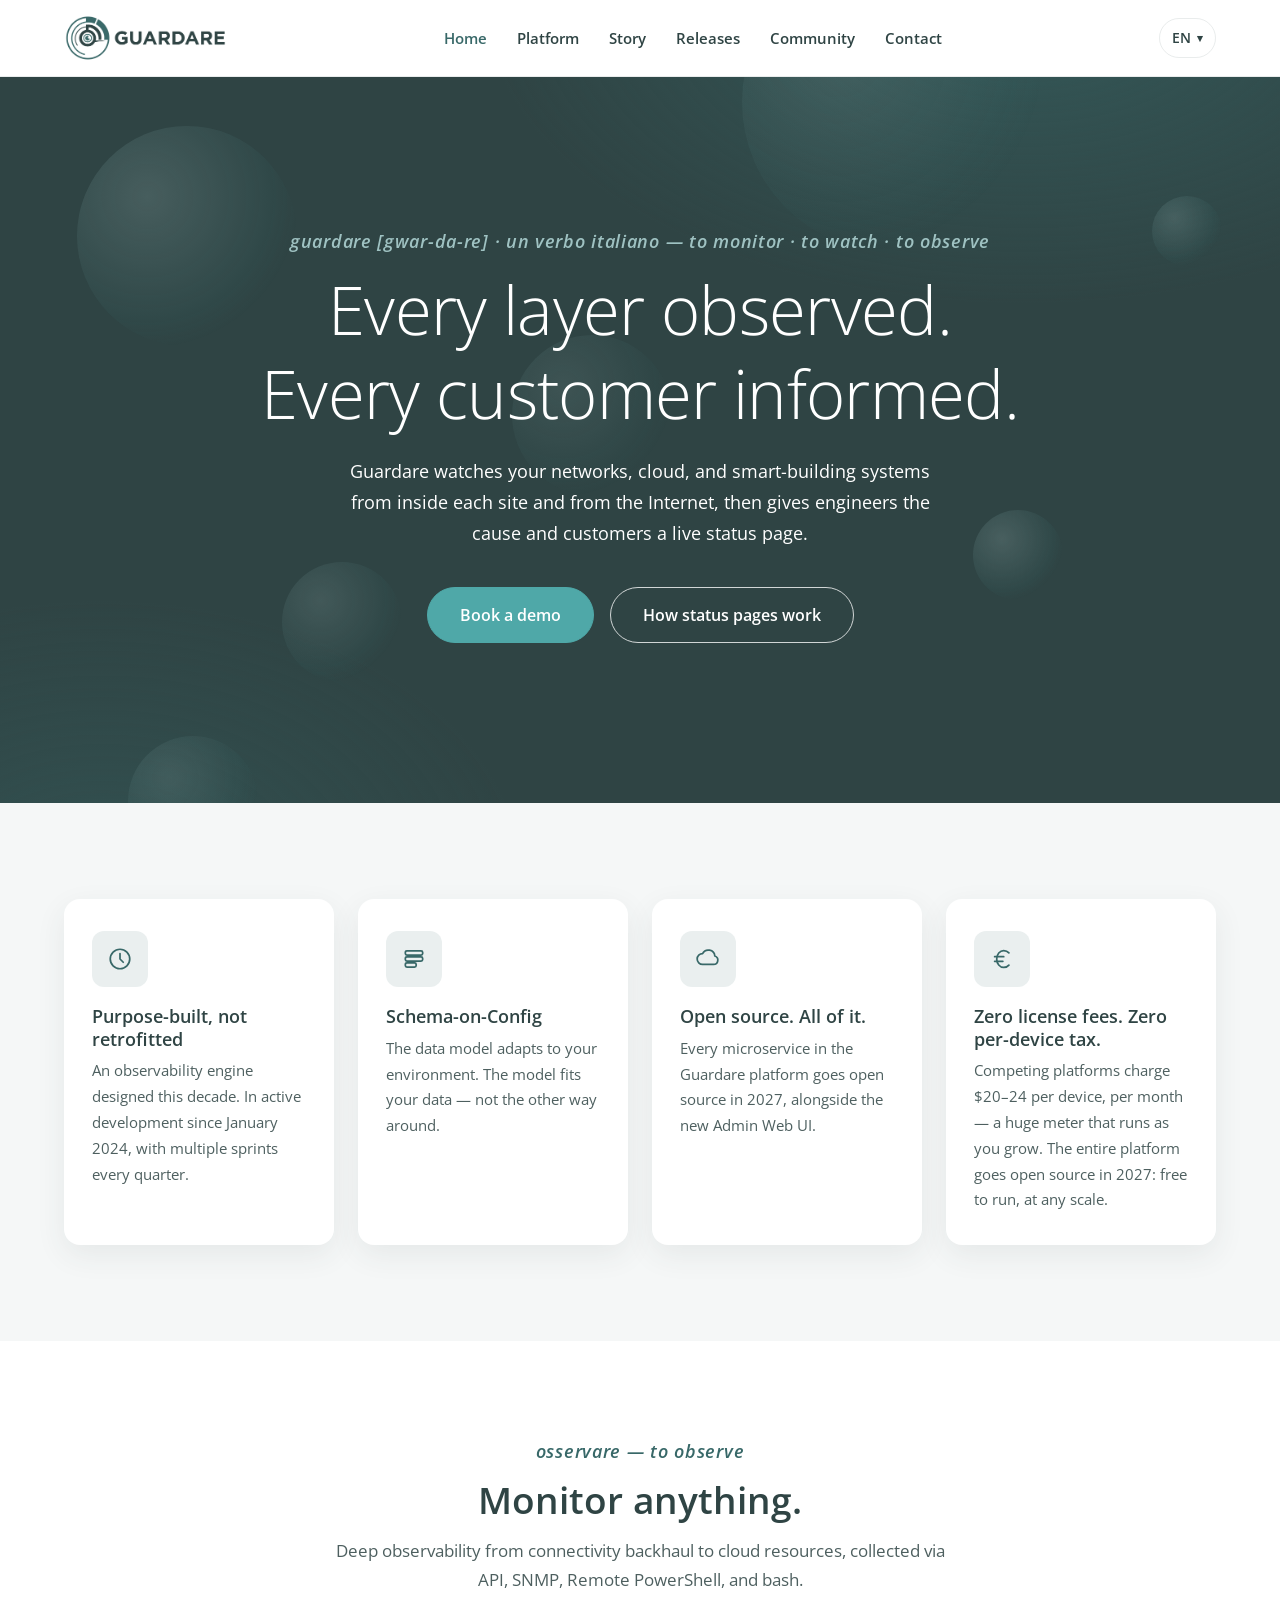
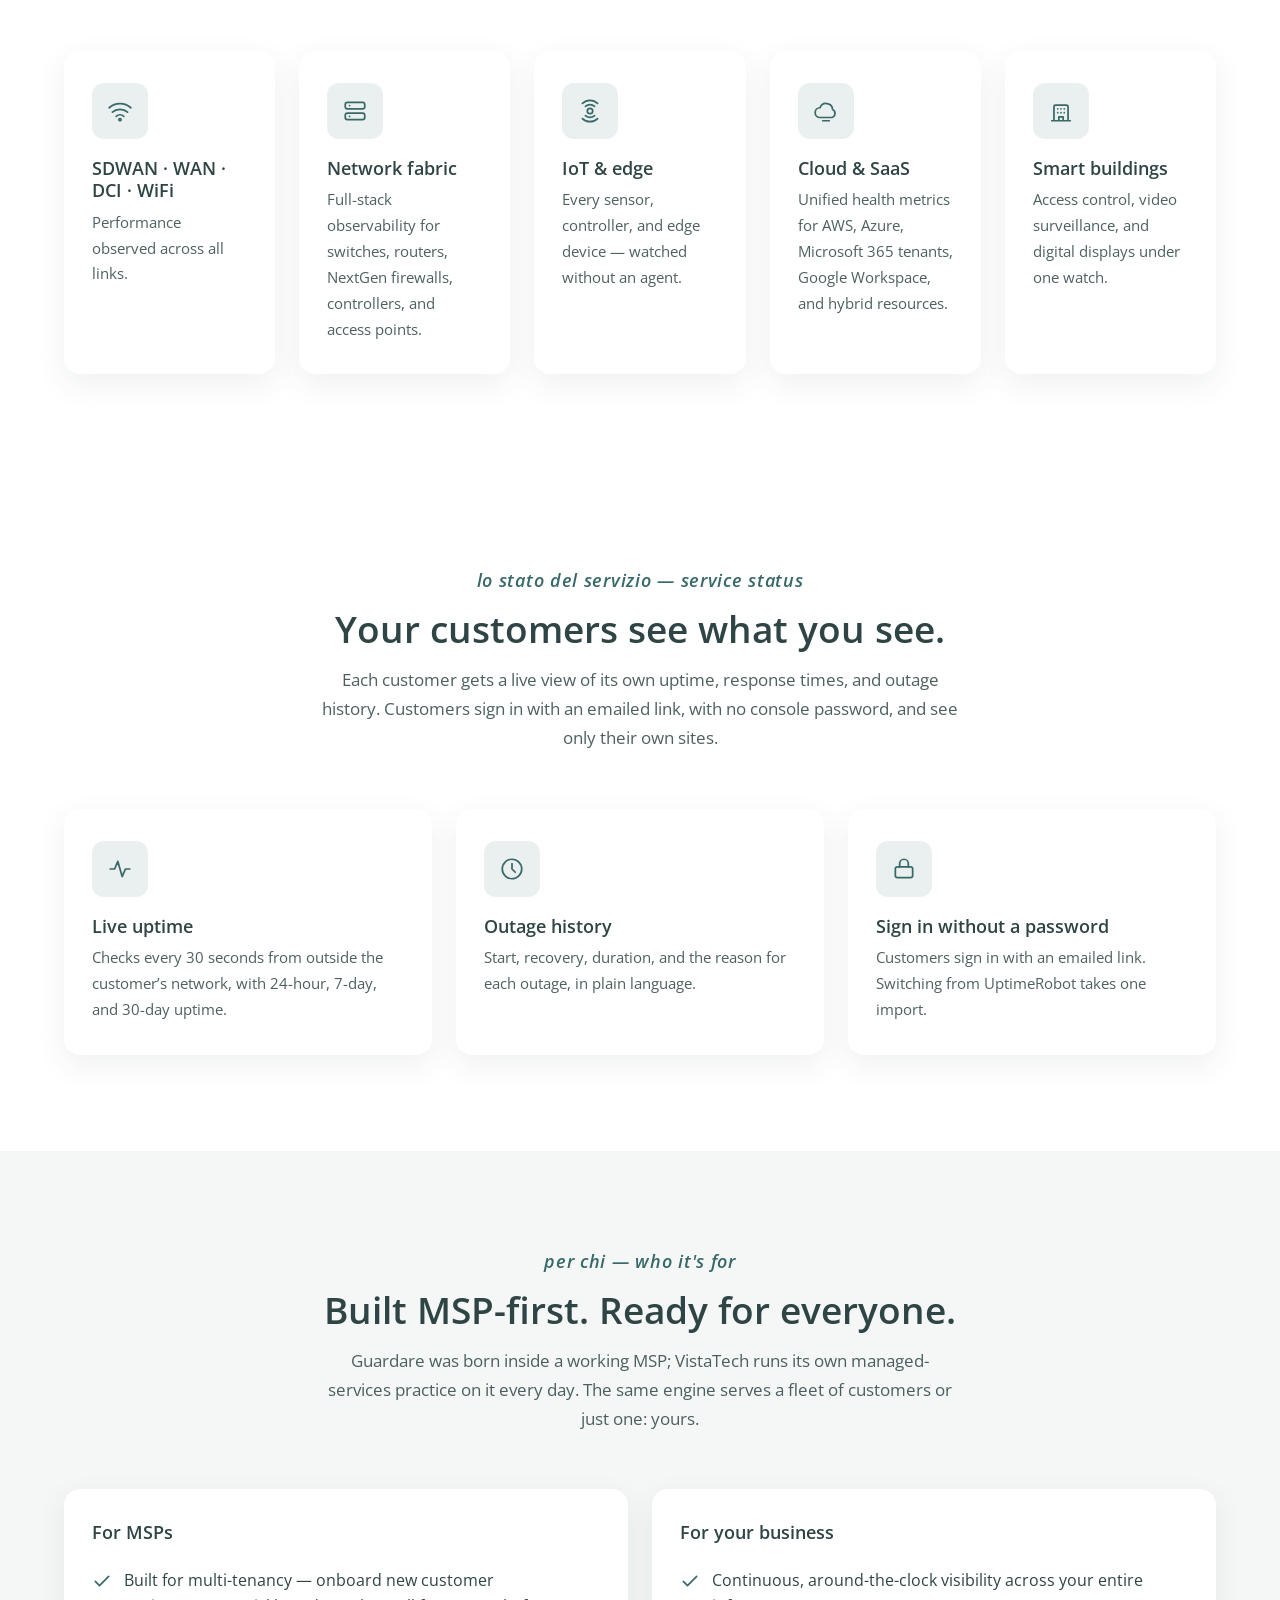
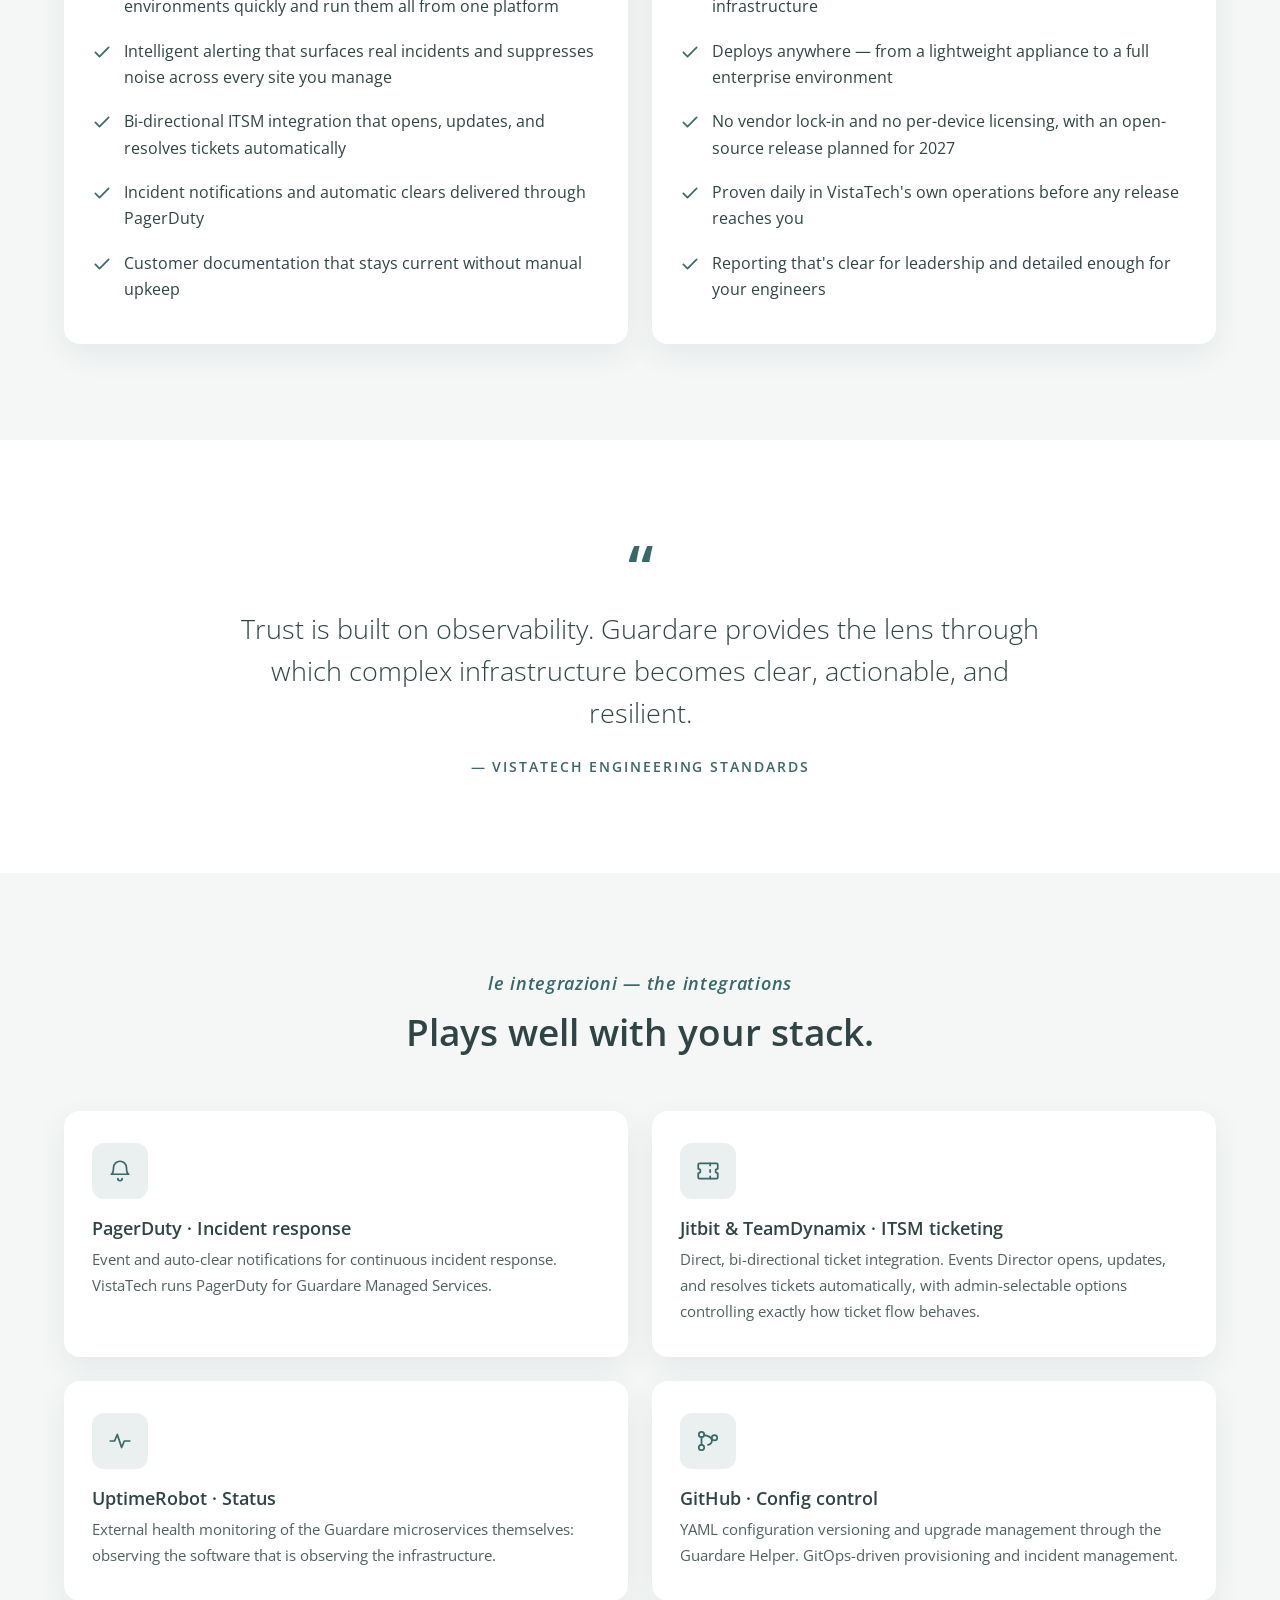
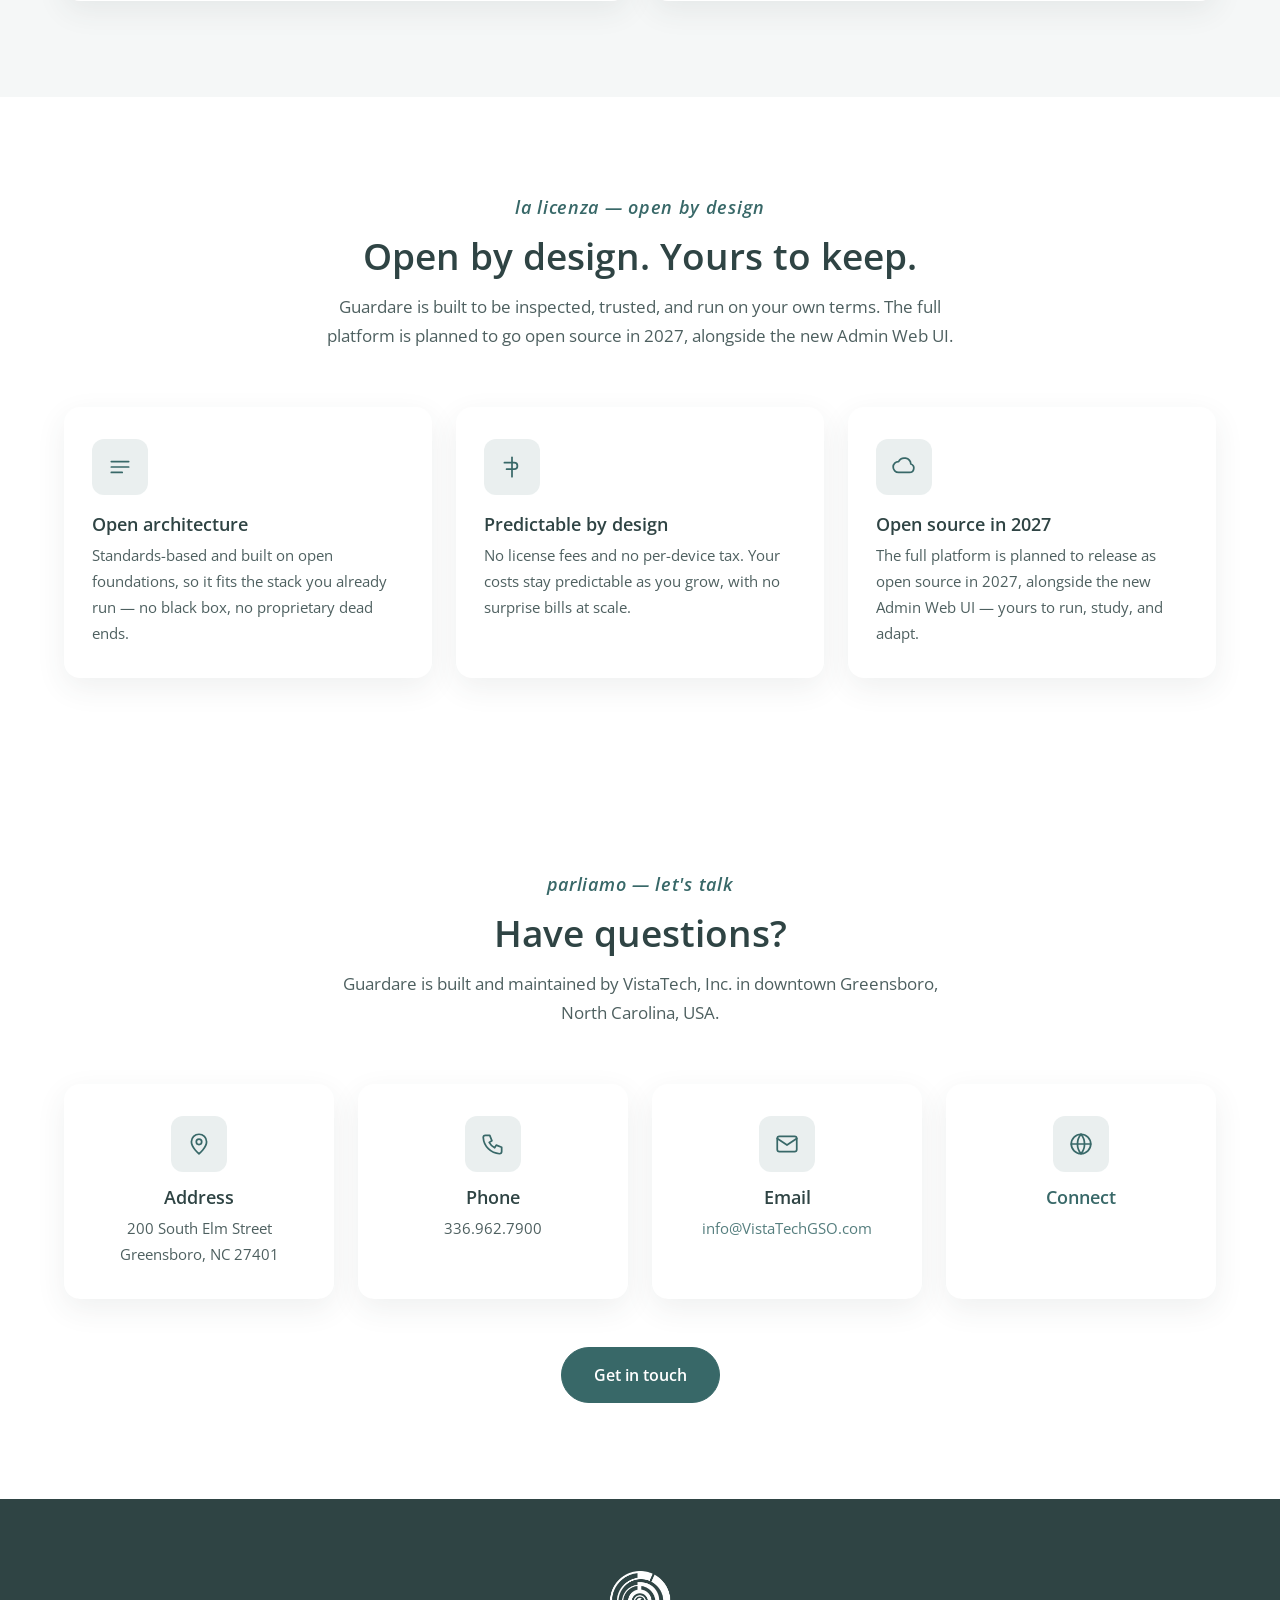
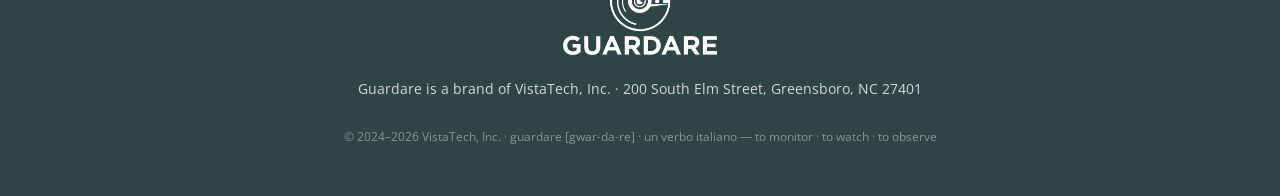
<file: index.html>
<!DOCTYPE html>
<html lang="en">
<head>
<meta charset="UTF-8">
<meta name="viewport" content="width=device-width, initial-scale=1.0">
<title>Guardare — Modern Systems Observability &amp; Alerting</title>
<meta name="description" content="Guardare [gwar-da-re] — to monitor, to watch, to observe. A systems observability and alerting platform, going open source in 2027. Guardare is a brand of VistaTech, Inc.">
<link rel="canonical" href="https://guardare.io/">
<meta property="og:type" content="website">
<meta property="og:site_name" content="Guardare">
<meta property="og:title" content="Guardare — Modern Systems Observability &amp; Alerting">
<meta property="og:description" content="Lightweight, agentless, API-first systems observability and alerting. Going open source in 2027. A brand of VistaTech, Inc.">
<meta property="og:url" content="https://guardare.io/">
<meta property="og:image" content="https://guardare.io/og-image.png">
<meta property="og:image:width" content="1200">
<meta property="og:image:height" content="630">
<meta name="twitter:card" content="summary_large_image">
<meta name="twitter:title" content="Guardare — Modern Systems Observability &amp; Alerting">
<meta name="twitter:description" content="Lightweight, agentless, API-first systems observability and alerting. Going open source in 2027. A brand of VistaTech, Inc.">
<meta name="twitter:image" content="https://guardare.io/og-image.png">
<link rel="icon" type="image/png" href="[data-uri]">
<link rel="preconnect" href="https://fonts.googleapis.com">
<link rel="preconnect" href="https://fonts.gstatic.com" crossorigin>
<link href="https://fonts.googleapis.com/css2?family=Open+Sans:ital,wght@0,300;0,400;0,600;1,400;1,600&display=swap" rel="stylesheet">
<link rel="stylesheet" href="/site.css">
<script type="application/ld+json">
{"@context":"https://schema.org","@graph":[
 {"@type":"Organization","name":"VistaTech, Inc.","url":"https://guardare.io","brand":{"@type":"Brand","name":"Guardare"},
  "address":{"@type":"PostalAddress","streetAddress":"200 South Elm Street","addressLocality":"Greensboro","addressRegion":"NC","postalCode":"27401","addressCountry":"US"},
  "sameAs":["https://www.linkedin.com/company/vistatech-gso/"]},
 {"@type":"SoftwareApplication","name":"Guardare","applicationCategory":"DeveloperApplication","operatingSystem":"Linux",
  "description":"Modern systems observability and alerting platform: lightweight, agentless, and API-first. Going open source in 2027.",
  "url":"https://guardare.io","publisher":{"@type":"Organization","name":"VistaTech, Inc."}}
]}
</script>
</head>
<body>
<header>
  <div class="container nav">
    <a class="logo" href="/" aria-label="Guardare home"><img src="[data-uri]" alt="Guardare"></a>
    <ul>
      <li><a href="/" class="active" data-i18n="nav.home">Home</a></li>
      <li><a href="/architecture" data-i18n="nav.platform">Platform</a></li>
      <li><a href="/story" data-i18n="nav.story">Story</a></li>
      <li><a href="/releases" data-i18n="nav.releases">Releases</a></li>
      <li><a href="/community" data-i18n="nav.community">Community</a></li>
      <li><a href="/#contact" data-i18n="nav.contact">Contact</a></li>
    </ul>
    <div class="lang-switcher" data-lang-switcher></div>
  </div>
</header>
<section class="hero" id="top">
  <div class="bokeh" aria-hidden="true" data-plx="0.28"><i></i><i></i><i></i><i></i><i></i><i></i><i></i></div>
    <div class="pulse" aria-hidden="true"><span></span><span></span><span></span></div>
  <div class="container">
    <div class="eyebrow" data-i18n="hero.eyebrow">guardare [gwar-da-re] · un verbo italiano — to monitor · to watch · to observe</div>
    <h1 data-i18n="hero.h1">Every layer observed. Every customer informed.</h1>
    <p class="sub" data-i18n="hero.sub">Guardare watches your networks, cloud, and smart-building systems from inside each site and from the Internet, then gives engineers the cause and customers a live status page.</p>
    <div class="actions">
      
      <a class="pill" href="/#contact" data-i18n="hero.cta1">Book a demo</a>
        <a class="pill ghost" href="/#status" data-i18n="hero.cta2">How status pages work</a>
    </div>
  </div>
</section>
<section class="mist">
  <div class="container">
    <div class="grid cols-4">
      <div class="card">
        <div class="tile"><svg viewBox="0 0 24 24"><circle cx="12" cy="12" r="9"/><path d="M12 7v5l3 3"/></svg></div>
        <h3 data-i18n="f.purpose.h">Purpose-built, not retrofitted</h3>
        <p data-i18n="f.purpose.p">An observability engine designed this decade. In active development since January 2024, with multiple sprints every quarter.</p>
      </div>
      <div class="card">
        <div class="tile"><svg viewBox="0 0 24 24"><rect x="4" y="4.5" width="16" height="4" rx="1.5"/><rect x="4" y="10" width="16" height="4" rx="1.5"/><rect x="4" y="15.5" width="10" height="4" rx="1.5"/></svg></div>
        <h3>Schema-on-Config</h3>
        <p data-i18n="f.schema.p">The data model adapts to your environment. The model fits your data — not the other way around.</p>
      </div>
      <div class="card">
        <div class="tile"><svg viewBox="0 0 24 24"><path d="M7 17a5 5 0 0 1 0-10 6 6 0 0 1 11.3 2.2A4 4 0 0 1 17 17z"/></svg></div>
        <h3 data-i18n="f.oss.h">Open source. All of it.</h3>
        <p data-i18n="f.oss.p">Every microservice in the Guardare platform goes open source in 2027, alongside the new Admin Web UI.</p>
      </div>
      <div class="card">
        <div class="tile"><svg viewBox="0 0 24 24"><path d="M18.4 6.4c-1.2-1.4-2.9-2.2-4.8-2.2-3.6 0-6.5 3.5-6.5 7.8s2.9 7.8 6.5 7.8c1.9 0 3.6-.8 4.8-2.2M5.2 9.9h8.4M5.2 14.1h7.6"/></svg></div>
        <h3 data-i18n="f.zero.h">Zero license fees. Zero per-device tax.</h3>
        <p data-i18n="f.zero.p">Competing platforms charge $20–24 per device, per month — a huge meter that runs as you grow. The entire platform goes open source in 2027: free to run, at any scale.</p>
      </div>
    </div>
  </div>
</section>
<section id="monitor">
  <div class="container">
    <div class="section-head">
      <div class="eyebrow" data-i18n="mon.eyebrow">osservare — to observe</div>
      <h2 data-i18n="mon.h2">Monitor anything.</h2>
      <p class="lead" data-i18n="mon.lead">Deep observability from connectivity backhaul to cloud resources, collected via API, SNMP, Remote PowerShell, and bash.</p>
    </div>
    <div class="grid cols-4">
      <div class="card">
        <div class="tile"><svg viewBox="0 0 24 24"><path d="M2 9c5.5-5 14.5-5 20 0M5 13c3.8-3.4 10.2-3.4 14 0M8.5 17c2-1.8 5-1.8 7 0"/><circle cx="12" cy="20" r="1"/></svg></div>
        <h3>SDWAN · WAN · DCI · WiFi</h3>
        <p data-i18n="mon.c1.p">Performance observed across all links.</p>
      </div>
      <div class="card">
        <div class="tile"><svg viewBox="0 0 24 24"><rect x="3" y="4" width="18" height="6" rx="2"/><rect x="3" y="14" width="18" height="6" rx="2"/><path d="M7 7h.01M7 17h.01"/></svg></div>
        <h3 data-i18n="mon.c2.h">Network fabric</h3>
        <p data-i18n="mon.c2.p">Full-stack observability for switches, routers, NextGen firewalls, controllers, and access points.</p>
      </div>
      <div class="card">
        <div class="tile"><svg viewBox="0 0 24 24"><circle cx="12" cy="12" r="2.5"/><path d="M5 5a10 10 0 0 1 14 0M7.8 7.8a6 6 0 0 1 8.4 0M5 19a10 10 0 0 0 14 0M7.8 16.2a6 6 0 0 0 8.4 0"/></svg></div>
        <h3>IoT &amp; edge</h3>
        <p data-i18n="mon.c3.p">Every sensor, controller, and edge device — watched without an agent.</p>
      </div>
      <div class="card">
        <div class="tile"><svg viewBox="0 0 24 24"><path d="M6.5 18a4.5 4.5 0 0 1 0-9 6 6 0 0 1 11.6 1.6A4 4 0 0 1 17.5 18z"/><path d="M9 21h6"/></svg></div>
        <h3>Cloud &amp; SaaS</h3>
        <p data-i18n="mon.c4.p">Unified health metrics for AWS, Azure, Microsoft 365 tenants, Google Workspace, and hybrid resources.</p>
      </div>
      <div class="card">
        <div class="tile"><svg viewBox="0 0 24 24"><path d="M5.5 21V8a1.5 1.5 0 0 1 1.5-1.5h10A1.5 1.5 0 0 1 18.5 8v13M3.5 21h17M10 21v-3.5h4V21"/><path d="M9 10h.01M12 10h.01M15 10h.01M9 13.5h.01M12 13.5h.01M15 13.5h.01"/></svg></div>
        <h3 data-i18n="mon.c5.h">Smart buildings</h3>
        <p data-i18n="mon.c5.p">Access control, video surveillance, and digital displays under one watch.</p>
      </div>
    </div>
  </div>
</section>

<section id="status">
  <div class="container">
    <div class="section-head">
      <div class="eyebrow" data-i18n="st.eyebrow">lo stato del servizio — service status</div>
      <h2 data-i18n="st.h2">Your customers see what you see.</h2>
      <p class="lead" data-i18n="st.lead">Each customer gets a live view of its own uptime, response times, and outage history. Customers sign in with an emailed link, with no console password, and see only their own sites.</p>
    </div>
    <div class="grid cols-3">
      <div class="card">
        <div class="tile"><svg viewBox="0 0 24 24"><path d="M3 12h4l3-7 4 14 3-7h4"/></svg></div>
        <h3 data-i18n="st.c1.h">Live uptime</h3>
        <p data-i18n="st.c1.p">Checks every 30 seconds from outside the customer’s network, with 24-hour, 7-day, and 30-day uptime.</p>
      </div>
      <div class="card">
        <div class="tile"><svg viewBox="0 0 24 24"><circle cx="12" cy="12" r="9"/><path d="M12 7v5l3 3"/></svg></div>
        <h3 data-i18n="st.c2.h">Outage history</h3>
        <p data-i18n="st.c2.p">Start, recovery, duration, and the reason for each outage, in plain language.</p>
      </div>
      <div class="card">
        <div class="tile"><svg viewBox="0 0 24 24"><rect x="4" y="10" width="16" height="10" rx="2"/><path d="M8 10V7a4 4 0 0 1 8 0v3"/></svg></div>
        <h3 data-i18n="st.c3.h">Sign in without a password</h3>
        <p data-i18n="st.c3.p">Customers sign in with an emailed link. Switching from UptimeRobot takes one import.</p>
      </div>
    </div>
  </div>
</section>
<section id="who" class="mist">
  <div class="container">
    <div class="section-head">
      <div class="eyebrow" data-i18n="who.eyebrow">per chi — who it's for</div>
      <h2 data-i18n="who.h2">Built MSP-first. Ready for everyone.</h2>
      <p class="lead" data-i18n="who.lead">Guardare was born inside a working MSP; VistaTech runs its own managed-services practice on it every day. The same engine serves a fleet of customers or just one: yours.</p>
    </div>
    <div class="grid cols-2 split">
      <div class="card ok">
        <h3 data-i18n="who.msp.h">For MSPs</h3>
        <ul>
          <li><svg viewBox="0 0 24 24"><path d="M4 12.5l5 5L20 6.5"/></svg><span data-i18n="who.msp.1">Built for multi-tenancy — onboard new customer environments quickly and run them all from one platform</span></li>
          <li><svg viewBox="0 0 24 24"><path d="M4 12.5l5 5L20 6.5"/></svg><span data-i18n="who.msp.2">Intelligent alerting that surfaces real incidents and suppresses noise across every site you manage</span></li>
          <li><svg viewBox="0 0 24 24"><path d="M4 12.5l5 5L20 6.5"/></svg><span data-i18n="who.msp.3">Bi-directional ITSM integration that opens, updates, and resolves tickets automatically</span></li>
          <li><svg viewBox="0 0 24 24"><path d="M4 12.5l5 5L20 6.5"/></svg><span data-i18n="who.msp.4">Incident notifications and automatic clears delivered through PagerDuty</span></li>
          <li><svg viewBox="0 0 24 24"><path d="M4 12.5l5 5L20 6.5"/></svg><span data-i18n="who.msp.5">Customer documentation that stays current without manual upkeep</span></li>
        </ul>
      </div>
      <div class="card ok">
        <h3 data-i18n="who.biz.h">For your business</h3>
        <ul>
          <li><svg viewBox="0 0 24 24"><path d="M4 12.5l5 5L20 6.5"/></svg><span data-i18n="who.biz.1">Continuous, around-the-clock visibility across your entire infrastructure</span></li>
          <li><svg viewBox="0 0 24 24"><path d="M4 12.5l5 5L20 6.5"/></svg><span data-i18n="who.biz.2">Deploys anywhere — from a lightweight appliance to a full enterprise environment</span></li>
          <li><svg viewBox="0 0 24 24"><path d="M4 12.5l5 5L20 6.5"/></svg><span data-i18n="who.biz.3">No vendor lock-in and no per-device licensing, with an open-source release planned for 2027</span></li>
          <li><svg viewBox="0 0 24 24"><path d="M4 12.5l5 5L20 6.5"/></svg><span data-i18n="who.biz.4">Proven daily in VistaTech's own operations before any release reaches you</span></li>
          <li><svg viewBox="0 0 24 24"><path d="M4 12.5l5 5L20 6.5"/></svg><span data-i18n="who.biz.5">Reporting that's clear for leadership and detailed enough for your engineers</span></li>
        </ul>
      </div>
    </div>
  </div>
</section>
<section class="quote">
  <div class="container">
    <blockquote>
      <span class="mark">&ldquo;</span>
      <span data-i18n="quote.text">Trust is built on observability. Guardare provides the lens through which complex infrastructure becomes clear, actionable, and resilient.</span>
      <cite data-i18n="quote.cite">— VISTATECH ENGINEERING STANDARDS</cite>
    </blockquote>
  </div>
</section>
<section id="integrations" class="mist">
  <div class="container">
    <div class="section-head">
      <div class="eyebrow" data-i18n="int.eyebrow">le integrazioni — the integrations</div>
      <h2 data-i18n="int.h2">Plays well with your stack.</h2>
    </div>
    <div class="grid cols-2">
      <div class="card">
        <div class="tile"><svg viewBox="0 0 24 24"><path d="M18 9a6 6 0 1 0-12 0c0 5-2 6-2 6h16s-2-1-2-6"/><path d="M10 19a2 2 0 0 0 4 0"/></svg></div>
        <h3>PagerDuty · Incident response</h3>
        <p data-i18n="int.c1.p">Event and auto-clear notifications for continuous incident response. VistaTech runs PagerDuty for Guardare Managed Services.</p>
      </div>
      <div class="card">
        <div class="tile"><svg viewBox="0 0 24 24"><path d="M4 5h16a1 1 0 0 1 1 1v4a2 2 0 0 0 0 4v4a1 1 0 0 1-1 1H4a1 1 0 0 1-1-1v-4a2 2 0 0 0 0-4V6a1 1 0 0 1 1-1z"/><path d="M14 5v2M14 11v2M14 17v2"/></svg></div>
        <h3>Jitbit &amp; TeamDynamix · ITSM ticketing</h3>
        <p data-i18n="int.c2.p">Direct, bi-directional ticket integration. Events Director opens, updates, and resolves tickets automatically, with admin-selectable options controlling exactly how ticket flow behaves.</p>
      </div>
      <div class="card">
        <div class="tile"><svg viewBox="0 0 24 24"><path d="M3 12h4l2.5-6 4 12L16 12h5"/></svg></div>
        <h3>UptimeRobot · Status</h3>
        <p data-i18n="int.c3.p">External health monitoring of the Guardare microservices themselves: observing the software that is observing the infrastructure.</p>
      </div>
      <div class="card">
        <div class="tile"><svg viewBox="0 0 24 24"><circle cx="6" cy="6" r="2.5"/><circle cx="6" cy="18" r="2.5"/><circle cx="18" cy="9" r="2.5"/><path d="M6 8.5v7M8.4 6.6c4 .8 7 1.6 7.2 4.9.1 2-1.5 3.5-3.6 4"/></svg></div>
        <h3>GitHub · Config control</h3>
        <p data-i18n="int.c4.p">YAML configuration versioning and upgrade management through the Guardare Helper. GitOps-driven provisioning and incident management.</p>
      </div>
    </div>
  </div>
</section>
<section id="licensing">
  <div class="container">
    <div class="section-head">
      <div class="eyebrow" data-i18n="lic.eyebrow">la licenza — open by design</div>
      <h2 data-i18n="lic.h2">Open by design. Yours to keep.</h2>
      <p class="lead" data-i18n="lic.lead">Guardare is built to be inspected, trusted, and run on your own terms. The full platform is planned to go open source in 2027, alongside the new Admin Web UI.</p>
    </div>
    <div class="grid cols-3">
      <div class="card">
        <div class="tile"><svg viewBox="0 0 24 24"><path d="M4 7h16M4 12h16M4 17h10"/></svg></div>
        <h3 data-i18n="lic.c1.h">Open architecture</h3>
        <p data-i18n="lic.c1.p">Standards-based and built on open foundations, so it fits the stack you already run — no black box, no proprietary dead ends.</p>
      </div>
      <div class="card">
        <div class="tile"><svg viewBox="0 0 24 24"><path d="M12 3v18"/><path d="M5 8h9a3 3 0 0 1 0 6H7"/></svg></div>
        <h3 data-i18n="lic.c2.h">Predictable by design</h3>
        <p data-i18n="lic.c2.p">No license fees and no per-device tax. Your costs stay predictable as you grow, with no surprise bills at scale.</p>
      </div>
      <div class="card">
        <div class="tile"><svg viewBox="0 0 24 24"><path d="M7 17a5 5 0 0 1 0-10 6 6 0 0 1 11.3 2.2A4 4 0 0 1 17 17z"/></svg></div>
        <h3 data-i18n="lic.c3.h">Open source in 2027</h3>
        <p data-i18n="lic.c3.p">The full platform is planned to release as open source in 2027, alongside the new Admin Web UI — yours to run, study, and adapt.</p>
      </div>
    </div>
  </div>
</section>
<section id="contact">
  <div class="container">
    <div class="section-head">
      <div class="eyebrow" data-i18n="contact.eyebrow">parliamo — let's talk</div>
      <h2 data-i18n="contact.h2">Have questions?</h2>
      <p class="lead" data-i18n="contact.lead">Guardare is built and maintained by VistaTech, Inc. in downtown Greensboro, North Carolina, USA.</p>
    </div>
    <div class="grid cols-4 contact-row">
      <div class="card">
        <div class="tile"><svg viewBox="0 0 24 24"><path d="M12 21s7-5.5 7-11a7 7 0 1 0-14 0c0 5.5 7 11 7 11z"/><circle cx="12" cy="10" r="2.5"/></svg></div>
        <h3 data-i18n="contact.addr.h">Address</h3>
        <p>200 South Elm Street<br>Greensboro, NC 27401</p>
      </div>
      <div class="card">
        <div class="tile"><svg viewBox="0 0 24 24"><path d="M5 4h4l2 5-2.5 1.5a12 12 0 0 0 5 5L15 13l5 2v4a2 2 0 0 1-2 2A16 16 0 0 1 3 6a2 2 0 0 1 2-2z"/></svg></div>
        <h3 data-i18n="contact.phone.h">Phone</h3>
        <p>336.962.7900</p>
      </div>
      <div class="card">
        <div class="tile"><svg viewBox="0 0 24 24"><rect x="3" y="5" width="18" height="14" rx="2"/><path d="M3 7l9 6 9-6"/></svg></div>
        <h3 data-i18n="contact.email.h">Email</h3>
        <p><a href="mailto:info@VistaTechGSO.com">info@VistaTechGSO.com</a></p>
      </div>
      <div class="card">
        <div class="tile"><svg viewBox="0 0 24 24"><circle cx="12" cy="12" r="9"/><path d="M3 12h18M12 3a14 14 0 0 1 0 18M12 3a14 14 0 0 0 0 18"/></svg></div>
        <h3><a href="https://www.linkedin.com/company/vistatech-gso/" target="_blank" rel="noopener" data-i18n="contact.connect.h">Connect</a></h3>
      </div>
    </div>
    <p class="center" style="margin-top:48px"><a class="pill" href="mailto:info@VistaTechGSO.com?subject=Guardare%20inquiry" data-i18n="contact.cta">Get in touch</a></p>
  </div>
</section>
<footer>
  <div class="container">
    <img src="[data-uri]" alt="Guardare">
    <p class="fine">Guardare is a brand of VistaTech, Inc. · 200 South Elm Street, Greensboro, NC 27401</p>
    <p class="legal">© 2024–2026 VistaTech, Inc. · guardare [gwar-da-re] · un verbo italiano — to monitor · to watch · to observe</p>
  </div>
</footer>
<script src="/site.js"></script>
<script src="/i18n.js"></script>
</body>
</html>
</file>
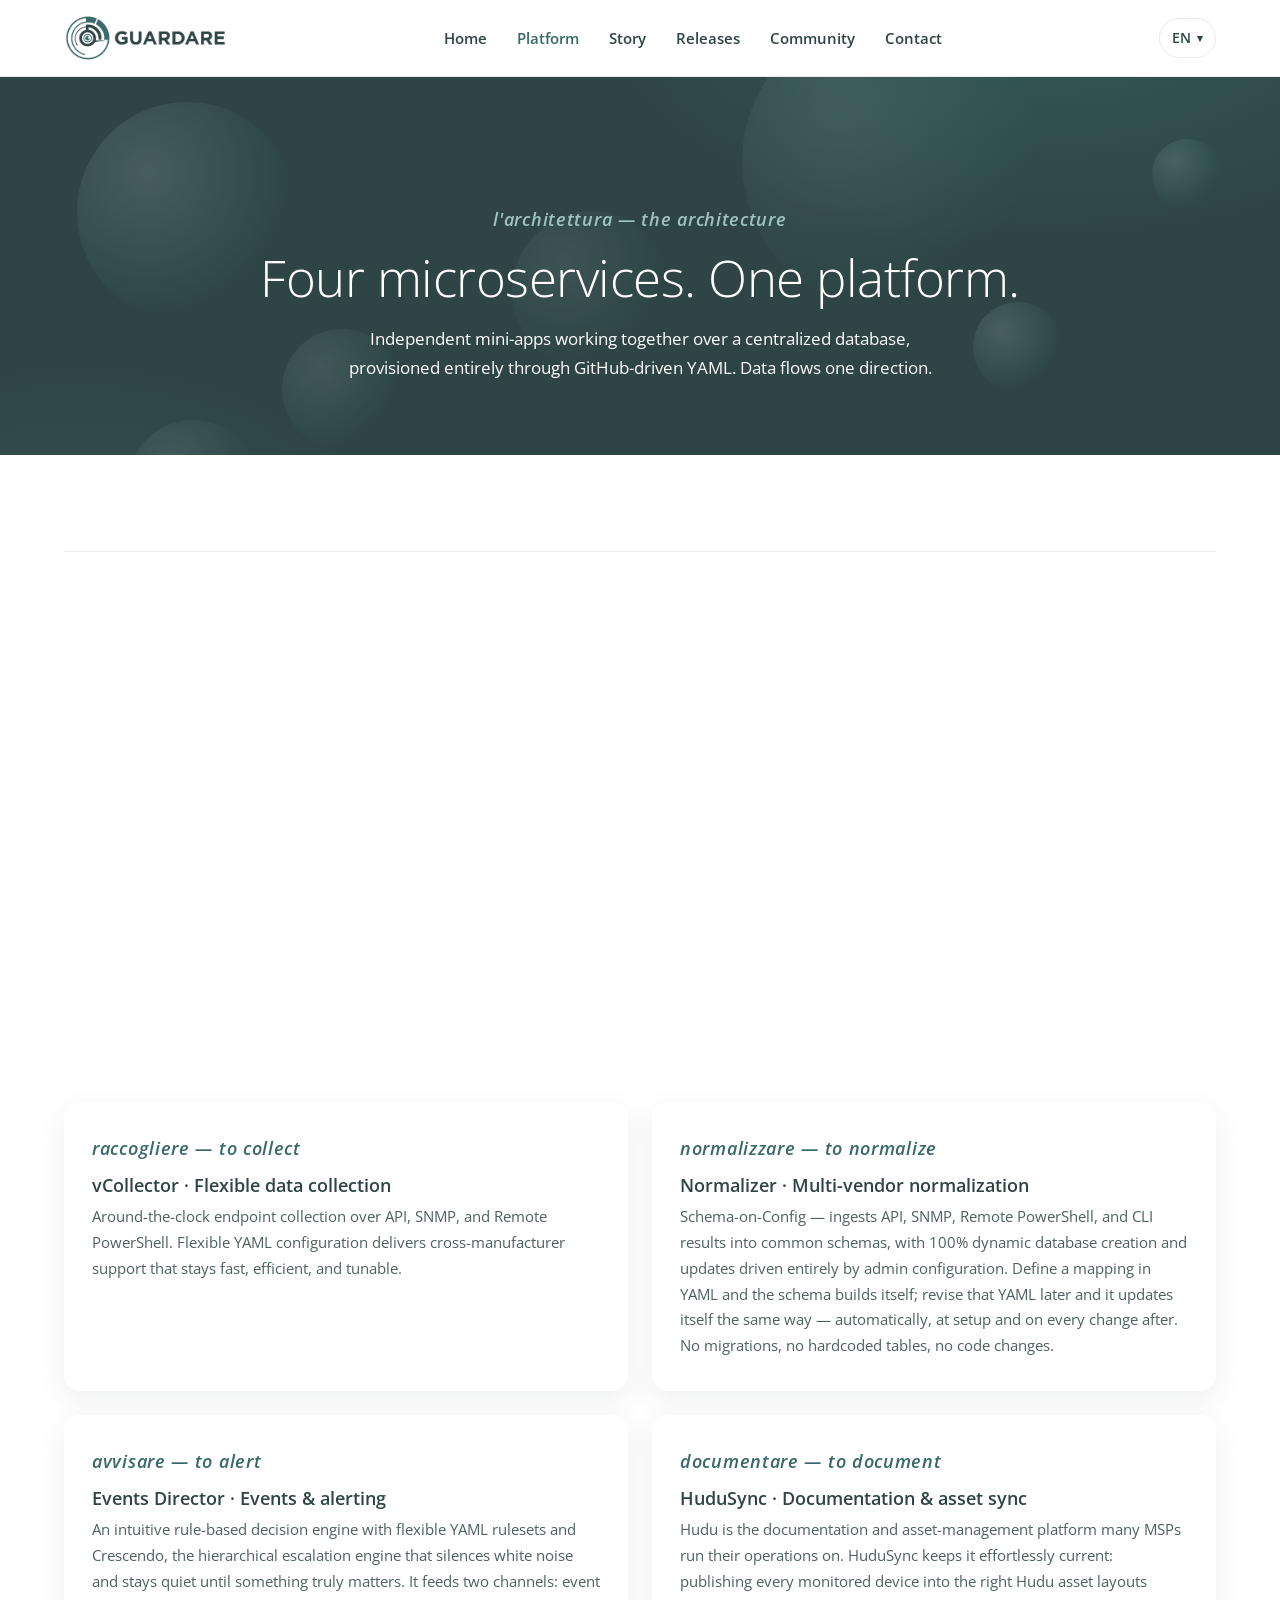
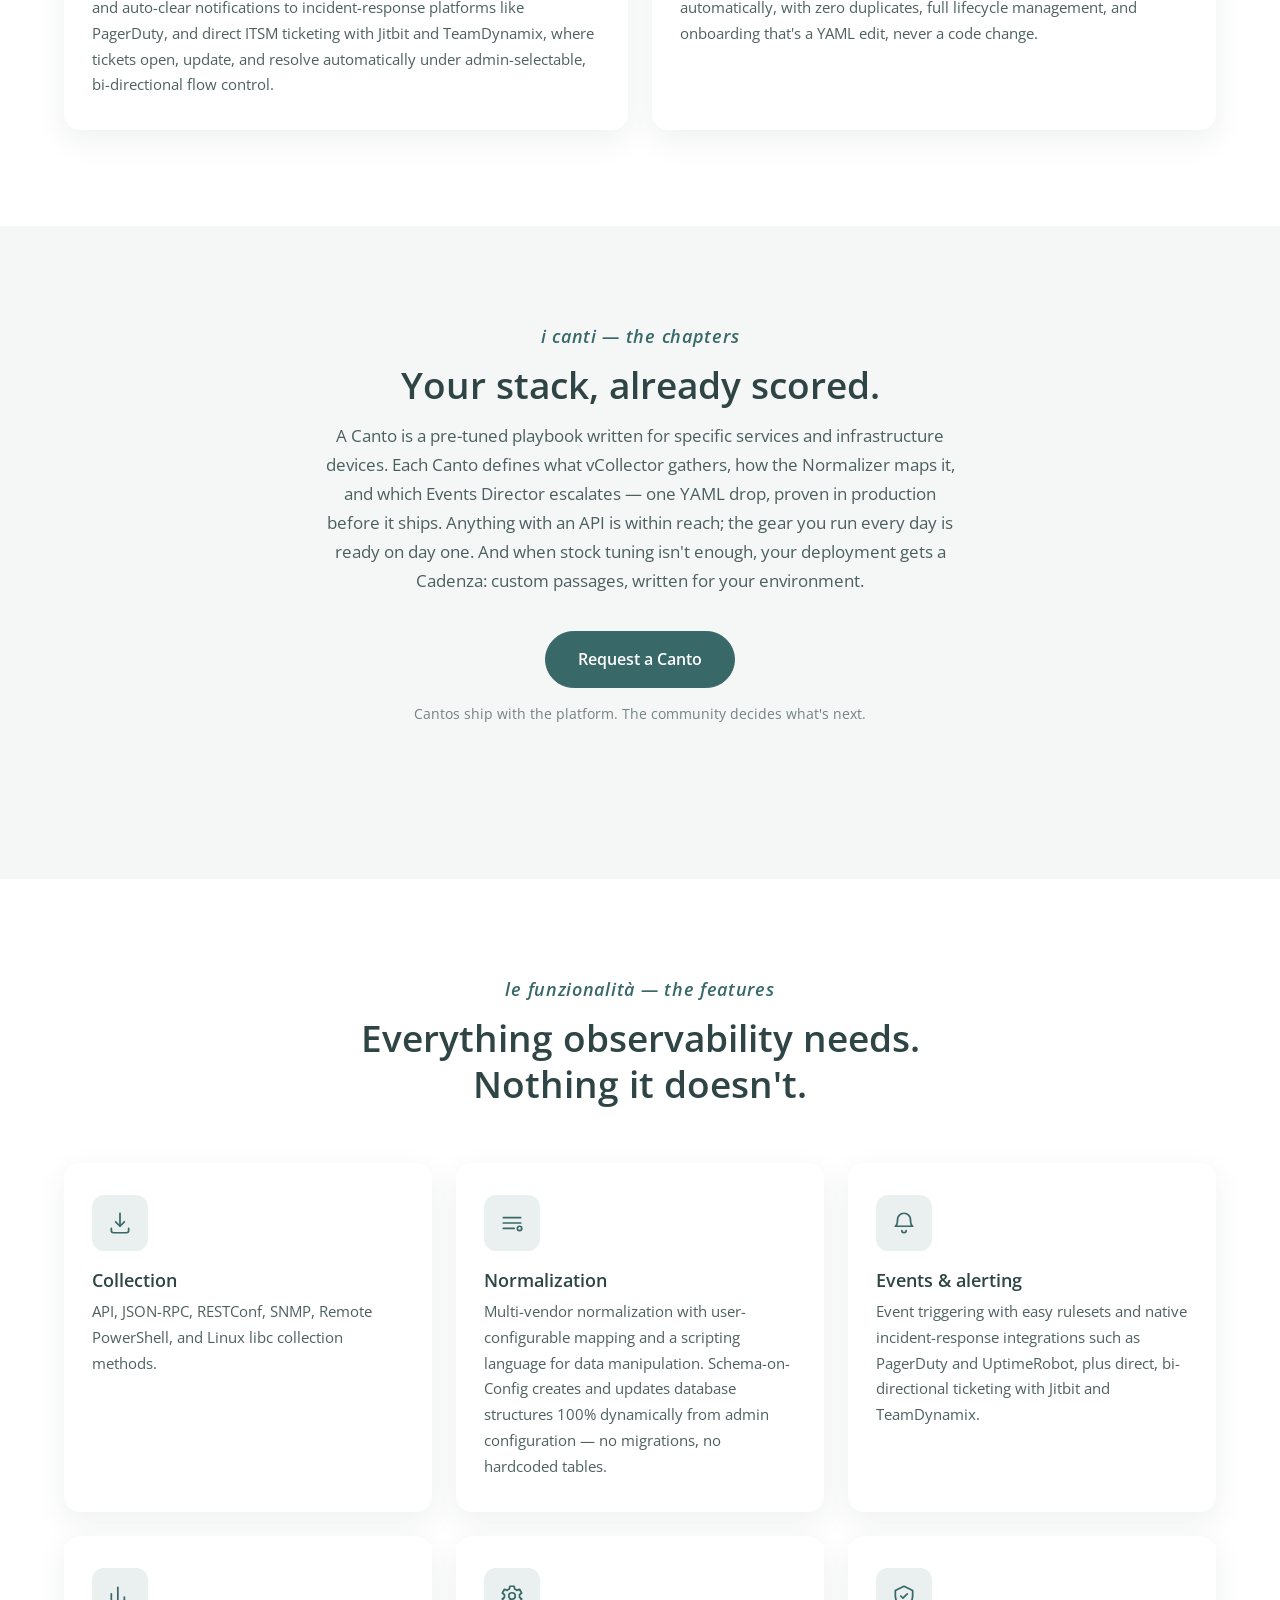
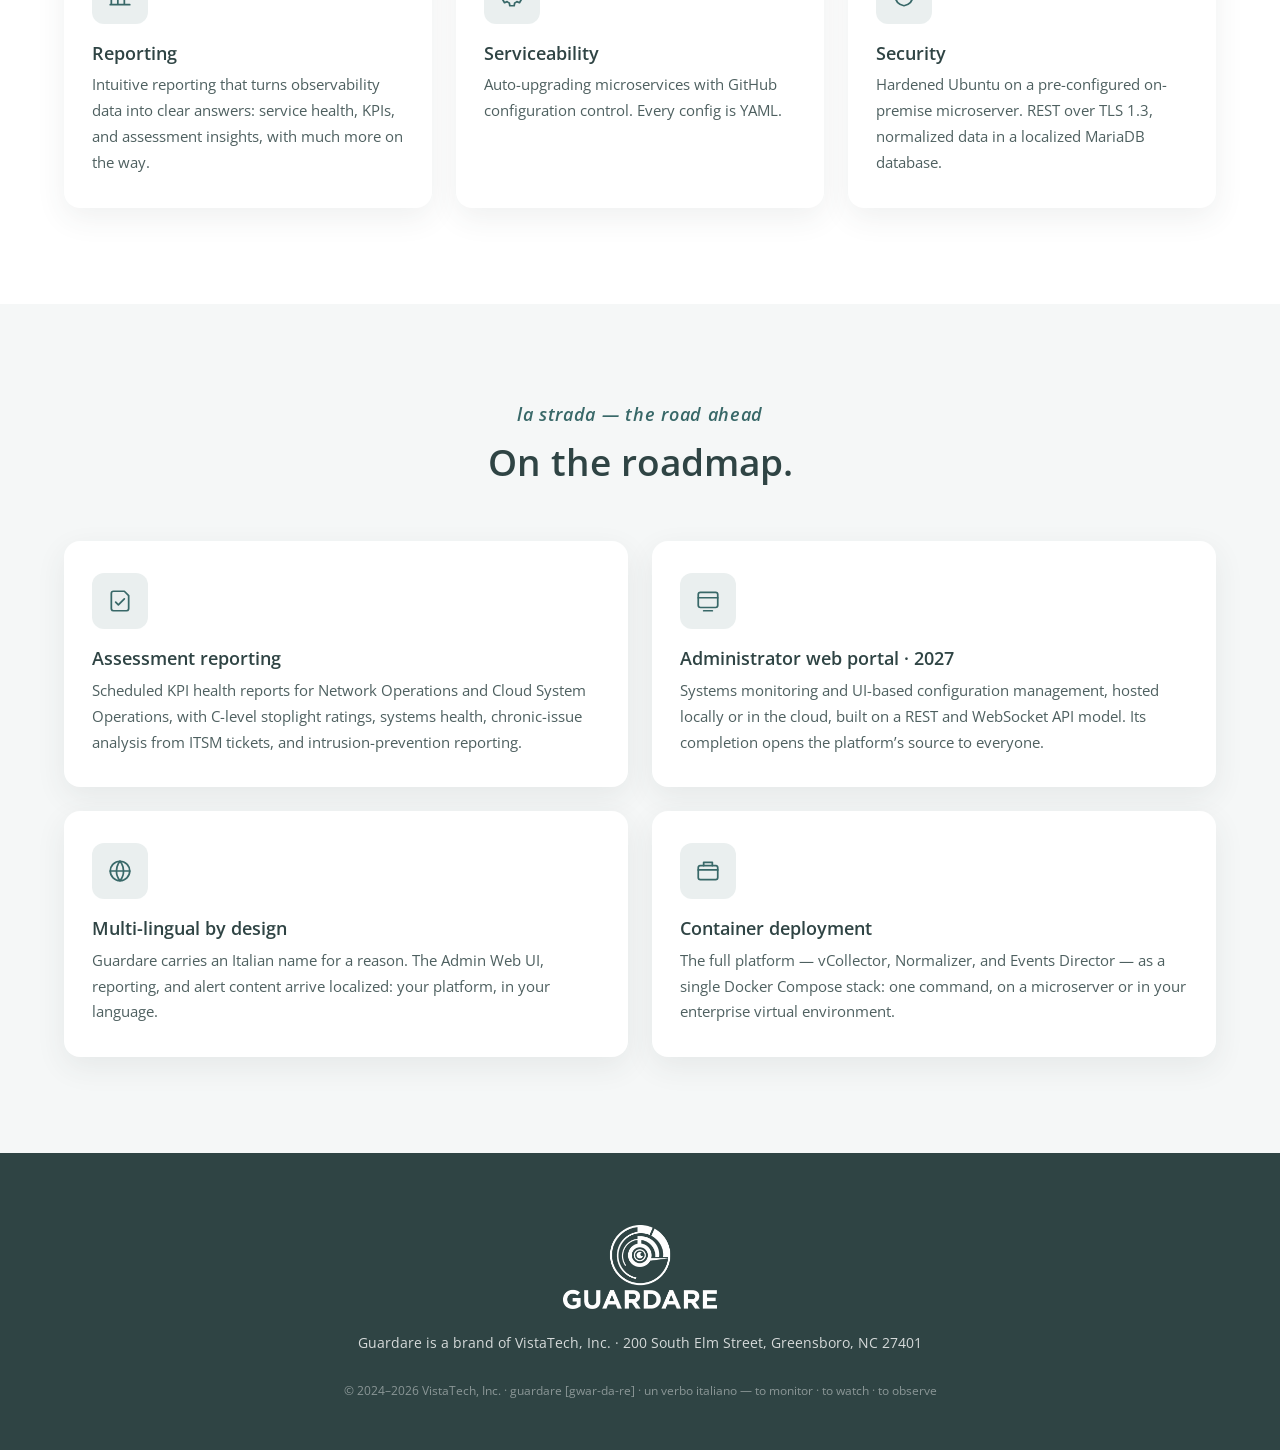
<file: architecture.html>
<!DOCTYPE html>
<html lang="en">
<head>
<meta charset="UTF-8">
<meta name="viewport" content="width=device-width, initial-scale=1.0">
<title>Guardare — Platform &amp; Architecture</title>
<meta name="description" content="Four microservices, one platform: vCollector, Normalizer, Events Director, and HuduSync. The Guardare architecture, features, and roadmap.">
<link rel="canonical" href="https://guardare.io/architecture">
<meta property="og:type" content="website">
<meta property="og:site_name" content="Guardare">
<meta property="og:title" content="Guardare — Platform &amp; Architecture">
<meta property="og:description" content="Four microservices, one platform: vCollector, Normalizer, Events Director, and HuduSync. Architecture, features, and roadmap.">
<meta property="og:url" content="https://guardare.io/architecture">
<meta property="og:image" content="https://guardare.io/og-image.png">
<meta property="og:image:width" content="1200">
<meta property="og:image:height" content="630">
<meta name="twitter:card" content="summary_large_image">
<meta name="twitter:title" content="Guardare — Platform &amp; Architecture">
<meta name="twitter:description" content="Four microservices, one platform: vCollector, Normalizer, Events Director, and HuduSync. Architecture, features, and roadmap.">
<meta name="twitter:image" content="https://guardare.io/og-image.png">
<link rel="icon" type="image/png" href="[data-uri]">
<link rel="preconnect" href="https://fonts.googleapis.com">
<link rel="preconnect" href="https://fonts.gstatic.com" crossorigin>
<link href="https://fonts.googleapis.com/css2?family=Open+Sans:ital,wght@0,300;0,400;0,600;1,400;1,600&display=swap" rel="stylesheet">
<link rel="stylesheet" href="/site.css">
</head>
<body>
<header>
  <div class="container nav">
    <a class="logo" href="/" aria-label="Guardare home"><img src="[data-uri]" alt="Guardare"></a>
    <ul>
      <li><a href="/" data-i18n="nav.home">Home</a></li>
      <li><a href="/architecture" class="active" data-i18n="nav.platform">Platform</a></li>
      <li><a href="/story" data-i18n="nav.story">Story</a></li>
      <li><a href="/releases" data-i18n="nav.releases">Releases</a></li>
      <li><a href="/community" data-i18n="nav.community">Community</a></li>
      <li><a href="/#contact" data-i18n="nav.contact">Contact</a></li>
    </ul>
    <div class="lang-switcher" data-lang-switcher></div>
  </div>
</header>
<section class="pagehead">
  <div class="bokeh" aria-hidden="true" data-plx="0.28"><i></i><i></i><i></i><i></i><i></i><i></i><i></i></div>
    <div class="container">
    <div class="eyebrow">l'architettura — the architecture</div>
    <h1 data-i18n="arch.h1">Four microservices. One platform.</h1>
    <p class="sub" data-i18n="arch.sub">Independent mini-apps working together over a centralized database, provisioned entirely through GitHub-driven YAML. Data flows one direction.</p>
  </div>
</section>
<section id="architecture">
  <div class="container">
    <div class="flow">
      <video autoplay muted loop playsinline aria-label="Animated data flow: raw data from monitored sources is collected, normalized, and delivered to incident and documentation platforms"><source src="[data-uri]" type="video/mp4"><svg viewBox="0 0 920 644" xmlns="http://www.w3.org/2000/svg" role="img" aria-label="Data flow: monitored sources into vCollector, to Normalizer, branching to Events Director (PagerDuty, Jitbit, TeamDynamix) and HuduSync (Hudu)">
        <defs>
          <marker id="arr" viewBox="0 0 10 10" refX="8" refY="5" markerWidth="7" markerHeight="7" orient="auto-start-reverse">
            <path d="M0,0 L10,5 L0,10 z" fill="#2F4444"/>
          </marker>
        </defs>
        <g font-family="'Open Sans',sans-serif" text-anchor="middle">
          <rect x="212.0" y="8" width="124.0" height="46" rx="23" fill="#FFFFFF" stroke="#D7E2E2" stroke-width="1.5"/><g transform="translate(228.0,21) scale(0.8333)" stroke="#386868" stroke-width="1.9" fill="none" stroke-linecap="round" stroke-linejoin="round"><rect x="3" y="4" width="18" height="6" rx="2"/><rect x="3" y="14" width="18" height="6" rx="2"/><path d="M7 7h.01M7 17h.01"/></g><text x="256.0" y="38" font-size="15" font-weight="600" fill="#6E8282" text-anchor="start" textLength="64" lengthAdjust="spacingAndGlyphs">Network</text>
          <rect x="354.0" y="8" width="88.0" height="46" rx="23" fill="#FFFFFF" stroke="#D7E2E2" stroke-width="1.5"/><g transform="translate(370.0,21) scale(0.8333)" stroke="#386868" stroke-width="1.9" fill="none" stroke-linecap="round" stroke-linejoin="round"><circle cx="12" cy="12" r="2.2"/><path d="M5.5 5.5a9 9 0 0 1 13 0M8 8a5.5 5.5 0 0 1 8 0M5.5 18.5a9 9 0 0 0 13 0M8 16a5.5 5.5 0 0 0 8 0"/></g><text x="398.0" y="38" font-size="15" font-weight="600" fill="#6E8282" text-anchor="start" textLength="28" lengthAdjust="spacingAndGlyphs">IoT</text>
          <rect x="460.0" y="8" width="126.0" height="46" rx="23" fill="#FFFFFF" stroke="#D7E2E2" stroke-width="1.5"/><g transform="translate(476.0,21) scale(0.8333)" stroke="#386868" stroke-width="1.9" fill="none" stroke-linecap="round" stroke-linejoin="round"><rect x="4" y="3.5" width="16" height="5" rx="1.5"/><rect x="4" y="9.5" width="16" height="5" rx="1.5"/><rect x="4" y="15.5" width="16" height="5" rx="1.5"/><path d="M7 6h.01M7 12h.01M7 18h.01"/></g><text x="504.0" y="38" font-size="15" font-weight="600" fill="#6E8282" text-anchor="start" textLength="66" lengthAdjust="spacingAndGlyphs">vServers</text>
          <rect x="604.0" y="8" width="104.0" height="46" rx="23" fill="#FFFFFF" stroke="#D7E2E2" stroke-width="1.5"/><g transform="translate(620.0,21) scale(0.8333)" stroke="#386868" stroke-width="1.9" fill="none" stroke-linecap="round" stroke-linejoin="round"><path d="M6.5 18a4.5 4.5 0 0 1 0-9 6 6 0 0 1 11.6 1.6A4 4 0 0 1 17.5 18z"/></g><text x="648.0" y="38" font-size="15" font-weight="600" fill="#6E8282" text-anchor="start" textLength="44" lengthAdjust="spacingAndGlyphs">Cloud</text>
          <line x1="274.0" y1="54" x2="274.0" y2="86" stroke="#2F4444" stroke-width="2"/>
          <line x1="398.0" y1="54" x2="398.0" y2="86" stroke="#2F4444" stroke-width="2"/>
          <line x1="523.0" y1="54" x2="523.0" y2="86" stroke="#2F4444" stroke-width="2"/>
          <line x1="656.0" y1="54" x2="656.0" y2="86" stroke="#2F4444" stroke-width="2"/>
          <line x1="274.0" y1="86" x2="656.0" y2="86" stroke="#2F4444" stroke-width="2"/>
          <line x1="460" y1="86" x2="460" y2="132" stroke="#2F4444" stroke-width="2" marker-end="url(#arr)"/>
          <rect x="350" y="140" width="220" height="60" rx="30" fill="#E9F0F0"/>
          <text x="460" y="178" font-size="21" font-weight="600" fill="#2F4444">vCollector</text>
          <line x1="460" y1="202" x2="460" y2="254" stroke="#2F4444" stroke-width="2" marker-end="url(#arr)"/>
          <rect x="338" y="262" width="244" height="64" rx="32" fill="#2F4444"/>
          <text x="460" y="302" font-size="21" font-weight="600" fill="#FFFFFF">Normalizer</text>
          <line x1="460" y1="326" x2="460" y2="366" stroke="#2F4444" stroke-width="2"/>
          <line x1="280.3" y1="366" x2="690" y2="366" stroke="#2F4444" stroke-width="2"/>
          <line x1="280.3" y1="366" x2="280.3" y2="414" stroke="#2F4444" stroke-width="2" marker-end="url(#arr)"/>
          <line x1="690" y1="366" x2="690" y2="414" stroke="#2F4444" stroke-width="2" marker-end="url(#arr)"/>
          <rect x="154.3" y="422" width="252" height="60" rx="30" fill="#E9F0F0"/>
          <text x="280.3" y="460" font-size="21" font-weight="600" fill="#2F4444">Events Director</text>
          <rect x="564" y="422" width="252" height="60" rx="30" fill="#E9F0F0"/>
          <text x="690" y="460" font-size="21" font-weight="600" fill="#2F4444">HuduSync</text>
          <line x1="280.3" y1="482" x2="280.3" y2="522" stroke="#2F4444" stroke-width="2"/>
          <line x1="110.0" y1="522" x2="450.6" y2="522" stroke="#2F4444" stroke-width="2"/>
          <line x1="110.0" y1="522" x2="110.0" y2="562" stroke="#2F4444" stroke-width="2" marker-end="url(#arr)"/>
          <line x1="280.3" y1="522" x2="280.3" y2="562" stroke="#2F4444" stroke-width="2" marker-end="url(#arr)"/>
          <line x1="450.6" y1="522" x2="450.6" y2="562" stroke="#2F4444" stroke-width="2" marker-end="url(#arr)"/>
          <rect x="28.0" y="570" width="164.0" height="46" rx="23" fill="#FFFFFF" stroke="#D7E2E2" stroke-width="1.5"/><image href="[data-uri]" x="50.0" y="580.7" width="120.0" height="24.7"/>
          <rect x="210.0" y="570" width="140.6" height="46" rx="23" fill="#FFFFFF" stroke="#D7E2E2" stroke-width="1.5"/><image href="[data-uri]" x="232.0" y="580.0" width="96.6" height="26.0"/>
          <rect x="368.6" y="570" width="164.0" height="46" rx="23" fill="#FFFFFF" stroke="#D7E2E2" stroke-width="1.5"/><image href="[data-uri]" x="390.6" y="582.6" width="120.0" height="20.8"/>
          <line x1="690" y1="482" x2="690" y2="562" stroke="#2F4444" stroke-width="2" marker-end="url(#arr)"/>
          <rect x="612.4" y="570" width="155.1" height="46" rx="23" fill="#FFFFFF" stroke="#D7E2E2" stroke-width="1.5"/><image href="[data-uri]" x="634.4" y="580.0" width="111.1" height="26.0"/>
        </g>
      </svg></video>
    </div>
    <div class="grid cols-2">
      <div class="card">
        <div class="eyebrow">raccogliere — to collect</div>
        <h3 data-i18n="arch.vc.h">vCollector · Flexible data collection</h3>
        <p data-i18n="arch.vc.p">Around-the-clock endpoint collection over API, SNMP, and Remote PowerShell. Flexible YAML configuration delivers cross-manufacturer support that stays fast, efficient, and tunable.</p>
      </div>
      <div class="card">
        <div class="eyebrow">normalizzare — to normalize</div>
        <h3 data-i18n="arch.nm.h">Normalizer · Multi-vendor normalization</h3>
        <p data-i18n="arch.nm.p">Schema-on-Config — ingests API, SNMP, Remote PowerShell, and CLI results into common schemas, with 100% dynamic database creation and updates driven entirely by admin configuration. Define a mapping in YAML and the schema builds itself; revise that YAML later and it updates itself the same way — automatically, at setup and on every change after. No migrations, no hardcoded tables, no code changes.</p>
      </div>
      <div class="card">
        <div class="eyebrow">avvisare — to alert</div>
        <h3 data-i18n="arch.ed.h">Events Director · Events &amp; alerting</h3>
        <p data-i18n="arch.ed.p">An intuitive rule-based decision engine with flexible YAML rulesets and Crescendo, the hierarchical escalation engine that silences white noise and stays quiet until something truly matters. It feeds two channels: event and auto-clear notifications to incident-response platforms like PagerDuty, and direct ITSM ticketing with Jitbit and TeamDynamix, where tickets open, update, and resolve automatically under admin-selectable, bi-directional flow control.</p>
      </div>
      <div class="card">
        <div class="eyebrow">documentare — to document</div>
        <h3 data-i18n="arch.hs.h">HuduSync · Documentation &amp; asset sync</h3>
        <p data-i18n="arch.hs.p">Hudu is the documentation and asset-management platform many MSPs run their operations on. HuduSync keeps it effortlessly current: publishing every monitored device into the right Hudu asset layouts automatically, with zero duplicates, full lifecycle management, and onboarding that's a YAML edit, never a code change.</p>
      </div>
    </div>
  </div>
</section>
<section id="cantos" class="mist">
  <div class="container">
    <div class="section-head">
      <div class="eyebrow">i canti — the chapters</div>
      <h2 data-i18n="arch.canto.h2">Your stack, already scored.</h2>
      <p class="lead" data-i18n="arch.canto.lead">A Canto is a pre-tuned playbook written for specific services and infrastructure devices. Each Canto defines what vCollector gathers, how the Normalizer maps it, and which Events Director escalates — one YAML drop, proven in production before it ships. Anything with an API is within reach; the gear you run every day is ready on day one. And when stock tuning isn't enough, your deployment gets a Cadenza: custom passages, written for your environment.</p>
      <p class="center" style="margin-top:36px"><a class="pill" href="https://github.com/mikecotrone/guardareWebSite/issues/new?labels=enhancement&amp;title=%5BCanto%5D%20&amp;body=%2A%2ATechnology%2A%2A%0A%0A%2A%2AWhy%20it%20matters%2A%2A%0A%0A%2A%2ADoes%20it%20have%20an%20API%3F%2A%2A%0A" target="_blank" rel="noopener">Request a Canto</a></p>
      <p class="center" style="margin-top:14px;font-size:.9rem;opacity:.65">Cantos ship with the platform. The community decides what's next.</p>
    </div>
  </div>
</section>

<section id="features">
  <div class="container">
    <div class="section-head">
      <div class="eyebrow">le funzionalità — the features</div>
      <h2 data-i18n="arch.feat.h2">Everything observability needs. Nothing it doesn't.</h2>
    </div>
    <div class="grid cols-3">
      <div class="card">
        <div class="tile"><svg viewBox="0 0 24 24"><path d="M12 3v12m0 0l-4-4m4 4l4-4"/><path d="M4 17v2a2 2 0 0 0 2 2h12a2 2 0 0 0 2-2v-2"/></svg></div>
        <h3 data-i18n="arch.feat.collection.h">Collection</h3>
        <p data-i18n="arch.feat.collection.p">API, JSON-RPC, RESTConf, SNMP, Remote PowerShell, and Linux libc collection methods.</p>
      </div>
      <div class="card">
        <div class="tile"><svg viewBox="0 0 24 24"><path d="M4 7h16M4 12h16M4 17h10"/><circle cx="19" cy="17" r="2"/></svg></div>
        <h3 data-i18n="arch.feat.norm.h">Normalization</h3>
        <p data-i18n="arch.feat.norm.p">Multi-vendor normalization with user-configurable mapping and a scripting language for data manipulation. Schema-on-Config creates and updates database structures 100% dynamically from admin configuration — no migrations, no hardcoded tables.</p>
      </div>
      <div class="card">
        <div class="tile"><svg viewBox="0 0 24 24"><path d="M18 9a6 6 0 1 0-12 0c0 5-2 6-2 6h16s-2-1-2-6"/><path d="M10 19a2 2 0 0 0 4 0"/></svg></div>
        <h3 data-i18n="arch.feat.alert.h">Events &amp; alerting</h3>
        <p data-i18n="arch.feat.alert.p">Event triggering with easy rulesets and native incident-response integrations such as PagerDuty and UptimeRobot, plus direct, bi-directional ticketing with Jitbit and TeamDynamix.</p>
      </div>
      <div class="card">
        <div class="tile"><svg viewBox="0 0 24 24"><path d="M4 20V10M10 20V4M16 20v-7M21 20H3"/></svg></div>
        <h3 data-i18n="arch.feat.report.h">Reporting</h3>
        <p data-i18n="arch.feat.report.p">Intuitive reporting that turns observability data into clear answers: service health, KPIs, and assessment insights, with much more on the way.</p>
      </div>
      <div class="card">
        <div class="tile"><svg viewBox="0 0 24 24"><circle cx="12" cy="12" r="3"/><path d="M19 12a7 7 0 0 0-.1-1.2l2-1.6-2-3.4-2.4 1a7 7 0 0 0-2-1.2L14 3h-4l-.5 2.6a7 7 0 0 0-2 1.2l-2.4-1-2 3.4 2 1.6A7 7 0 0 0 5 12c0 .4 0 .8.1 1.2l-2 1.6 2 3.4 2.4-1a7 7 0 0 0 2 1.2L10 21h4l.5-2.6a7 7 0 0 0 2-1.2l2.4 1 2-3.4-2-1.6c.1-.4.1-.8.1-1.2z"/></svg></div>
        <h3 data-i18n="arch.feat.serv.h">Serviceability</h3>
        <p data-i18n="arch.feat.serv.p">Auto-upgrading microservices with GitHub configuration control. Every config is YAML.</p>
      </div>
      <div class="card">
        <div class="tile"><svg viewBox="0 0 24 24"><path d="M12 3l8 4v5c0 5-3.5 8-8 9-4.5-1-8-4-8-9V7z"/><path d="M9 12l2 2 4-4"/></svg></div>
        <h3 data-i18n="arch.feat.sec.h">Security</h3>
        <p data-i18n="arch.feat.sec.p">Hardened Ubuntu on a pre-configured on-premise microserver. REST over TLS 1.3, normalized data in a localized MariaDB database.</p>
      </div>
    </div>
  </div>
</section>
<section id="roadmap" class="mist">
  <div class="container">
    <div class="section-head">
      <div class="eyebrow">la strada — the road ahead</div>
      <h2 data-i18n="arch.road.h2">On the roadmap.</h2>
    </div>
    <div class="grid cols-2">
      <div class="card">
        <div class="tile"><svg viewBox="0 0 24 24"><path d="M8 3h8l4 4v12a2 2 0 0 1-2 2H6a2 2 0 0 1-2-2V5a2 2 0 0 1 2-2z"/><path d="M8 13l2.5 2.5L16 10"/></svg></div>
        <h3 data-i18n="arch.road.assess.h">Assessment reporting</h3>
        <p data-i18n="arch.road.assess.p">Scheduled KPI health reports for Network Operations and Cloud System Operations, with C-level stoplight ratings, systems health, chronic-issue analysis from ITSM tickets, and intrusion-prevention reporting.</p>
      </div>
      <div class="card">
        <div class="tile"><svg viewBox="0 0 24 24"><rect x="3" y="4" width="18" height="14" rx="2"/><path d="M3 9h18M8 21h8"/></svg></div>
        <h3 data-i18n="arch.road.portal.h">Administrator web portal · 2027</h3>
        <p data-i18n="arch.road.portal.p">Systems monitoring and UI-based configuration management, hosted locally or in the cloud, built on a REST and WebSocket API model. Its completion opens the platform’s source to everyone.</p>
      </div>
      <div class="card">
        <div class="tile"><svg viewBox="0 0 24 24"><circle cx="12" cy="12" r="9"/><path d="M3 12h18M12 3a14 14 0 0 1 0 18M12 3a14 14 0 0 0 0 18"/></svg></div>
        <h3 data-i18n="arch.road.ml.h">Multi-lingual by design</h3>
        <p data-i18n="arch.road.ml.p">Guardare carries an Italian name for a reason. The Admin Web UI, reporting, and alert content arrive localized: your platform, in your language.</p>
      </div>
      <div class="card">
        <div class="tile"><svg viewBox="0 0 24 24"><rect x="3" y="7" width="18" height="13" rx="2"/><path d="M3 11h18M8 7V4h8v3"/></svg></div>
        <h3 data-i18n="arch.road.container.h">Container deployment</h3>
        <p data-i18n="arch.road.container.p">The full platform — vCollector, Normalizer, and Events Director — as a single Docker Compose stack: one command, on a microserver or in your enterprise virtual environment.</p>
      </div>
    </div>
  </div>
</section>
<footer>
  <div class="container">
    <img src="[data-uri]" alt="Guardare">
    <p class="fine">Guardare is a brand of VistaTech, Inc. · 200 South Elm Street, Greensboro, NC 27401</p>
    <p class="legal">© 2024–2026 VistaTech, Inc. · guardare [gwar-da-re] · un verbo italiano — to monitor · to watch · to observe</p>
  </div>
</footer>
<script src="/site.js"></script>
<script src="/i18n.js"></script>
</body>
</html>
</file>
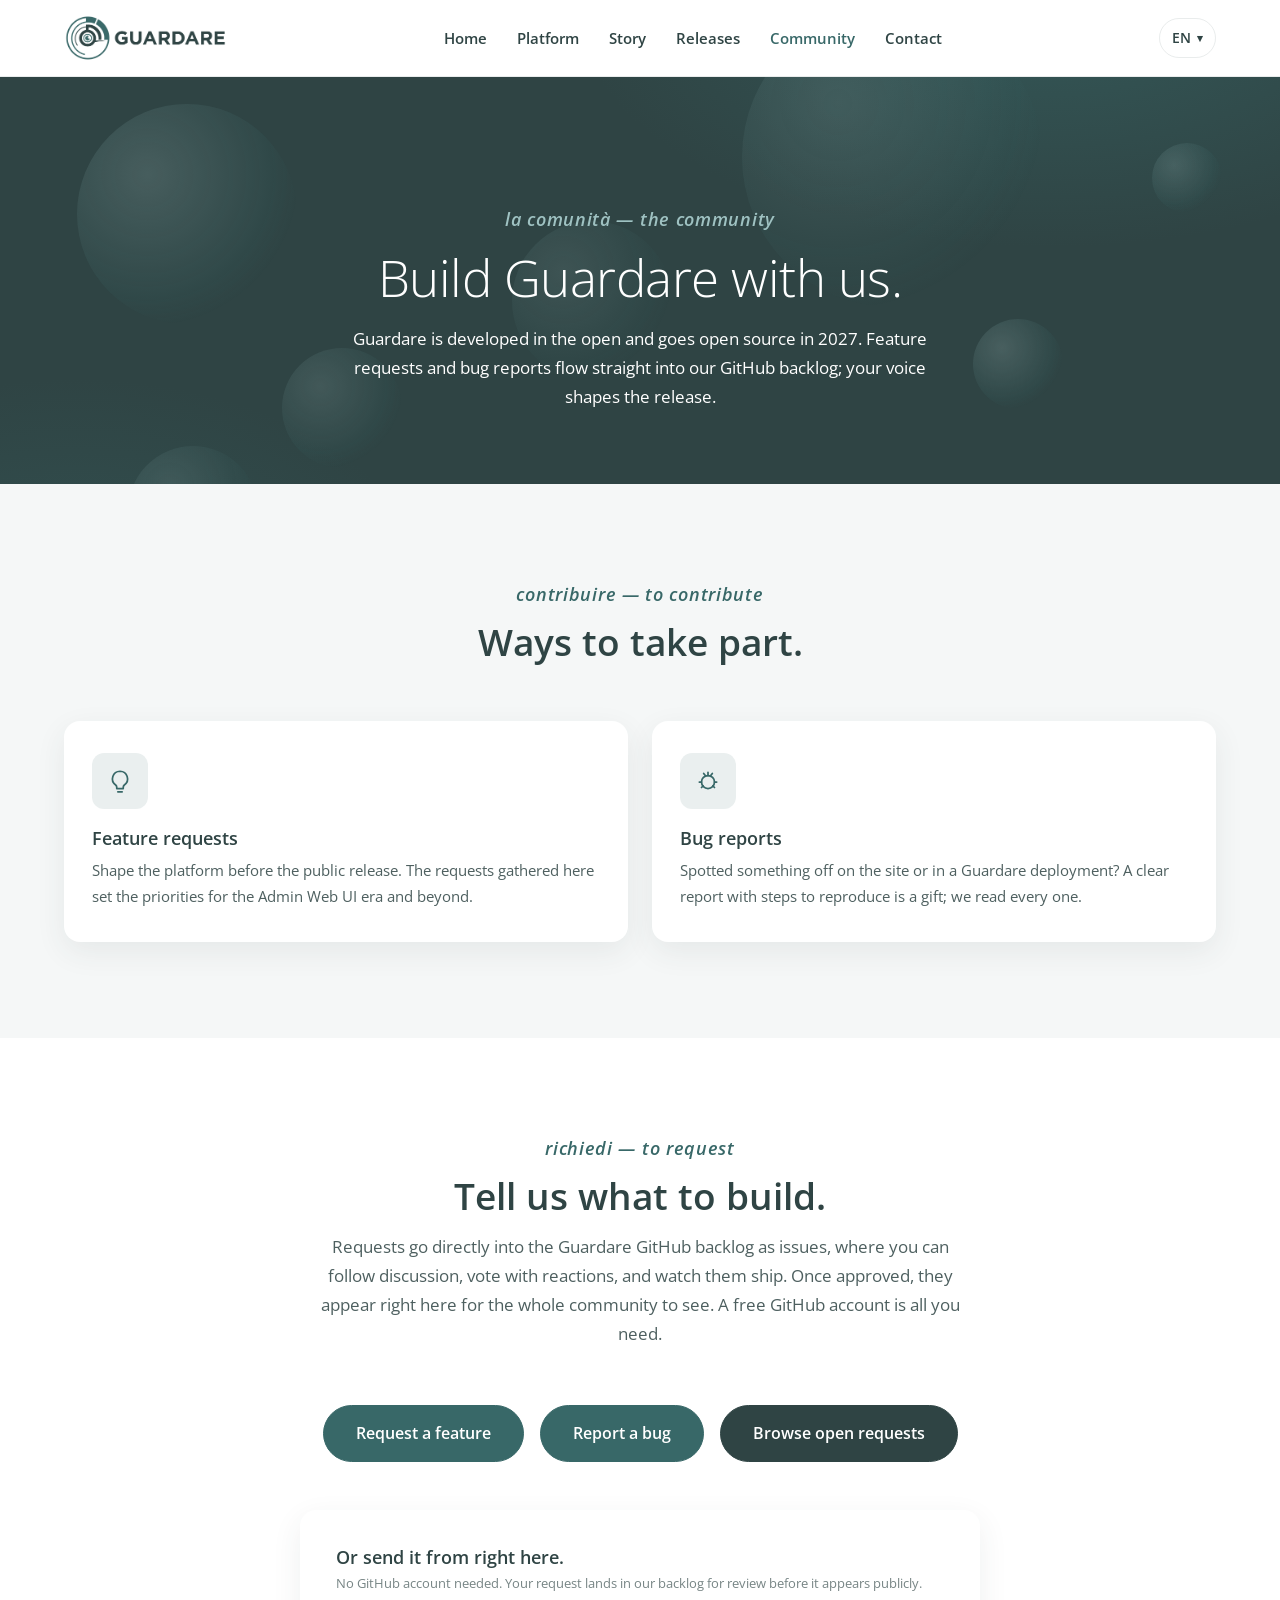
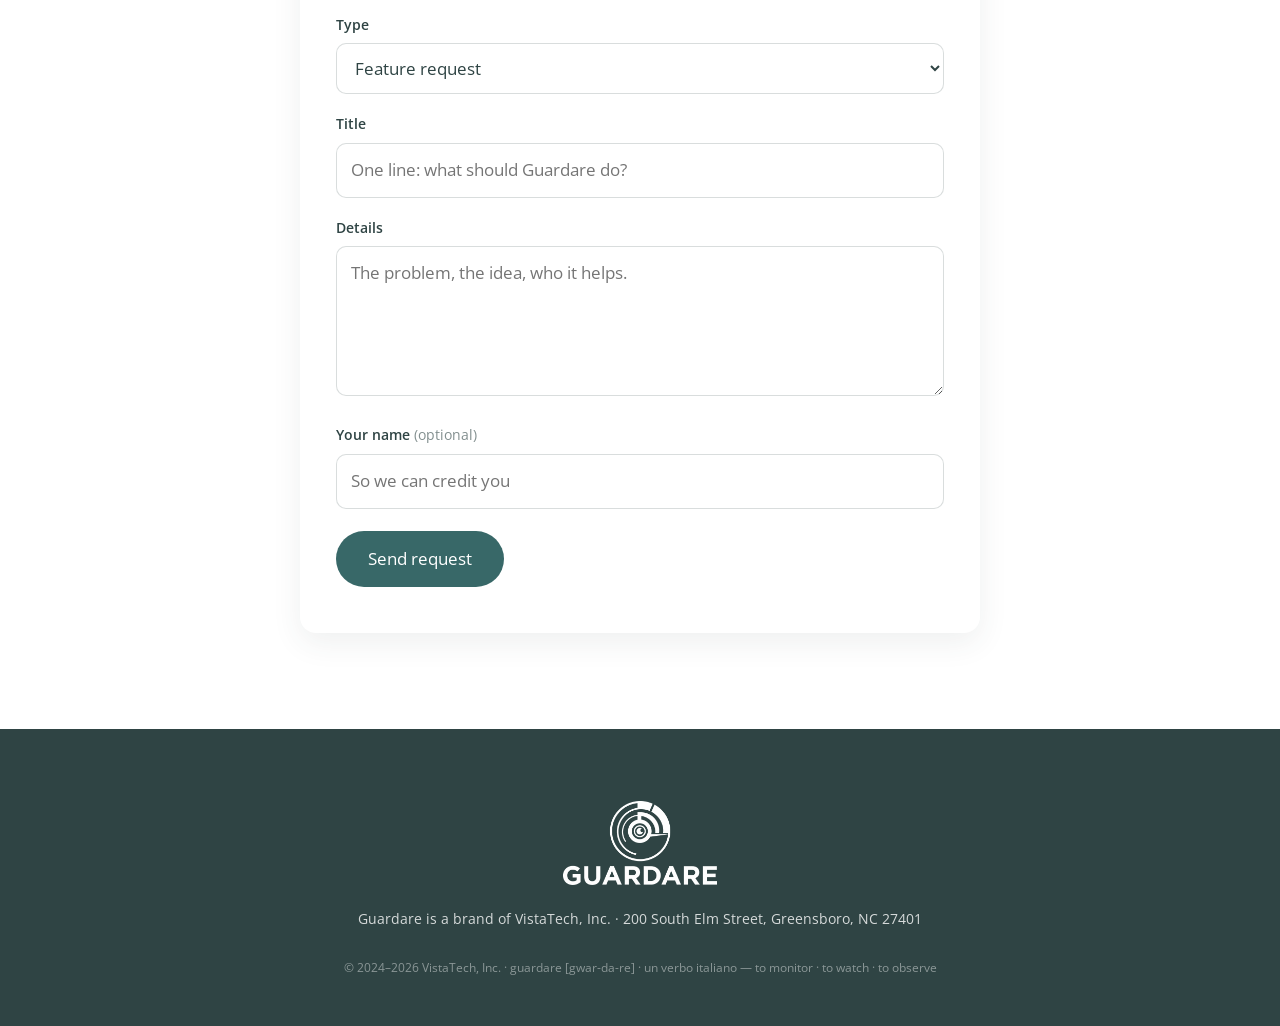
<file: community.html>
<!DOCTYPE html>
<html lang="en">
<head>
<meta charset="UTF-8">
<meta name="viewport" content="width=device-width, initial-scale=1.0">
<title>Guardare — Community &amp; Feature Requests</title>
<meta name="description" content="Help shape Guardare. Request features, report bugs, and follow open development ahead of the 2027 open-source release.">
<link rel="canonical" href="https://guardare.io/community">
<meta property="og:type" content="website">
<meta property="og:site_name" content="Guardare">
<meta property="og:title" content="Guardare — Community &amp; Feature Requests">
<meta property="og:description" content="Request features and report bugs. Your voice shapes the 2027 open-source release.">
<meta property="og:url" content="https://guardare.io/community">
<meta property="og:image" content="https://guardare.io/og-image.png">
<meta property="og:image:width" content="1200">
<meta property="og:image:height" content="630">
<meta name="twitter:card" content="summary_large_image">
<meta name="twitter:title" content="Guardare — Community &amp; Feature Requests">
<meta name="twitter:description" content="Request features and report bugs. Your voice shapes the 2027 open-source release.">
<meta name="twitter:image" content="https://guardare.io/og-image.png">
<link rel="icon" type="image/png" href="[data-uri]">
<link rel="preconnect" href="https://fonts.googleapis.com">
<link rel="preconnect" href="https://fonts.gstatic.com" crossorigin>
<link href="https://fonts.googleapis.com/css2?family=Open+Sans:ital,wght@0,300;0,400;0,600;1,400;1,600&display=swap" rel="stylesheet">
<link rel="stylesheet" href="/site.css">
</head>
<body>
<header>
  <div class="container nav">
    <a class="logo" href="/" aria-label="Guardare home"><img src="[data-uri]" alt="Guardare"></a>
    <ul>
      <li><a href="/" data-i18n="nav.home">Home</a></li>
      <li><a href="/architecture" data-i18n="nav.platform">Platform</a></li>
      <li><a href="/story" data-i18n="nav.story">Story</a></li>
      <li><a href="/releases" data-i18n="nav.releases">Releases</a></li>
      <li><a href="/community" class="active" data-i18n="nav.community">Community</a></li>
      <li><a href="/#contact" data-i18n="nav.contact">Contact</a></li>
    </ul>
    <div class="lang-switcher" data-lang-switcher></div>
  </div>
</header>
<section class="pagehead">
  <div class="bokeh" aria-hidden="true" data-plx="0.28"><i></i><i></i><i></i><i></i><i></i><i></i><i></i></div>
    <div class="container">
    <div class="eyebrow">la comunità — the community</div>
    <h1 data-i18n="comm.h1">Build Guardare with us.</h1>
    <p class="sub" data-i18n="comm.sub">Guardare is developed in the open and goes open source in 2027. Feature requests and bug reports flow straight into our GitHub backlog; your voice shapes the release.</p>
  </div>
</section>
<section class="mist">
  <div class="container">
    <div class="section-head">
      <div class="eyebrow">contribuire — to contribute</div>
      <h2 data-i18n="comm.ways.h2">Ways to take part.</h2>
    </div>
    <div class="grid cols-2">
      <div class="card">
        <div class="tile"><svg viewBox="0 0 24 24"><path d="M12 3a7 7 0 0 0-4 12.7c.6.5 1 1.2 1 2V19h6v-1.3c0-.8.4-1.5 1-2A7 7 0 0 0 12 3z"/><path d="M10 22h4"/></svg></div>
        <h3 data-i18n="comm.feat.h">Feature requests</h3>
        <p data-i18n="comm.feat.p">Shape the platform before the public release. The requests gathered here set the priorities for the Admin Web UI era and beyond.</p>
      </div>
      <div class="card">
        <div class="tile"><svg viewBox="0 0 24 24"><circle cx="12" cy="13" r="6"/><path d="M12 7V4M8 5l1.5 2M16 5l-1.5 2M4 13h2M18 13h2M6 18l1.5-1.5M18 18l-1.5-1.5"/></svg></div>
        <h3 data-i18n="comm.bug.h">Bug reports</h3>
        <p data-i18n="comm.bug.p">Spotted something off on the site or in a Guardare deployment? A clear report with steps to reproduce is a gift; we read every one.</p>
      </div>
    </div>
  </div>
</section>
<section>
  <div class="container">
    <div class="section-head">
      <div class="eyebrow">richiedi — to request</div>
      <h2 data-i18n="comm.req.h2">Tell us what to build.</h2>
      <p class="lead" data-i18n="comm.req.lead">Requests go directly into the Guardare GitHub backlog as issues, where you can follow discussion, vote with reactions, and watch them ship. Once approved, they appear right here for the whole community to see. A free GitHub account is all you need.</p>
    </div>
    <div class="cta-row">
      <a class="pill" href="https://github.com/mikecotrone/guardareWebSite/issues/new?labels=enhancement&amp;title=%5BFeature%5D%20&amp;body=%2A%2AProblem%2A%2A%0A%0A%2A%2AProposed%20feature%2A%2A%0A%0A%2A%2AWho%20benefits%2A%2A%0A" target="_blank" rel="noopener" data-i18n="comm.cta.feature">Request a feature</a>
      <a class="pill" href="https://github.com/mikecotrone/guardareWebSite/issues/new?labels=bug&amp;title=%5BBug%5D%20&amp;body=%2A%2AWhat%20happened%2A%2A%0A%0A%2A%2AWhat%20you%20expected%2A%2A%0A%0A%2A%2ASteps%20to%20reproduce%2A%2A%0A" target="_blank" rel="noopener" data-i18n="comm.cta.bug">Report a bug</a>
      <a class="pill" style="background:var(--ink);border-color:var(--ink)" href="https://github.com/mikecotrone/guardareWebSite/issues" target="_blank" rel="noopener" data-i18n="comm.cta.browse">Browse open requests</a>
    </div>
    <div class="req-panel" id="roadmap-panel" hidden>
      <div class="req-head"><h3 data-i18n="comm.roadmap.h">On the roadmap</h3><span><span data-i18n="comm.roadmap.sub">What we're building toward 2027 · live from </span><svg class="gh-mark" role="img" aria-label="GitHub" viewBox="0 0 16 16"><title>GitHub</title><path d="M8 0C3.58 0 0 3.58 0 8c0 3.54 2.29 6.53 5.47 7.59.4.07.55-.17.55-.38 0-.19-.01-.82-.01-1.49-2.01.37-2.53-.49-2.69-.94-.09-.23-.48-.94-.82-1.13-.28-.15-.68-.52-.01-.53.63-.01 1.08.58 1.23.82.72 1.21 1.87.87 2.33.66.07-.52.28-.87.51-1.07-1.78-.2-3.64-.89-3.64-3.95 0-.87.31-1.59.82-2.15-.08-.2-.36-1.02.08-2.12 0 0 .67-.21 2.2.82.64-.18 1.32-.27 2-.27s1.36.09 2 .27c1.53-1.04 2.2-.82 2.2-.82.44 1.1.16 1.92.08 2.12.51.56.82 1.27.82 2.15 0 3.07-1.87 3.75-3.65 3.95.29.25.54.73.54 1.48 0 1.07-.01 1.93-.01 2.2 0 .21.15.46.55.38A8.01 8.01 0 0 0 16 8c0-4.42-3.58-8-8-8z"/></svg></span></div>
      <ul class="req-list" id="roadmap-list"></ul>
      <p class="req-more"><a href="https://github.com/mikecotrone/guardareWebSite/issues?q=is%3Aissue+is%3Aopen+label%3Aroadmap" target="_blank" rel="noopener" data-i18n="comm.roadmap.more">View the full roadmap on GitHub →</a></p>
    </div>

    <div class="req-panel" id="requests-panel" hidden>
      <div class="req-head"><h3 data-i18n="comm.requests.h">Community requests</h3><span><span data-i18n="comm.requests.sub">Approved by the Guardare team · live from </span><svg class="gh-mark" role="img" aria-label="GitHub" viewBox="0 0 16 16"><title>GitHub</title><path d="M8 0C3.58 0 0 3.58 0 8c0 3.54 2.29 6.53 5.47 7.59.4.07.55-.17.55-.38 0-.19-.01-.82-.01-1.49-2.01.37-2.53-.49-2.69-.94-.09-.23-.48-.94-.82-1.13-.28-.15-.68-.52-.01-.53.63-.01 1.08.58 1.23.82.72 1.21 1.87.87 2.33.66.07-.52.28-.87.51-1.07-1.78-.2-3.64-.89-3.64-3.95 0-.87.31-1.59.82-2.15-.08-.2-.36-1.02.08-2.12 0 0 .67-.21 2.2.82.64-.18 1.32-.27 2-.27s1.36.09 2 .27c1.53-1.04 2.2-.82 2.2-.82.44 1.1.16 1.92.08 2.12.51.56.82 1.27.82 2.15 0 3.07-1.87 3.75-3.65 3.95.29.25.54.73.54 1.48 0 1.07-.01 1.93-.01 2.2 0 .21.15.46.55.38A8.01 8.01 0 0 0 16 8c0-4.42-3.58-8-8-8z"/></svg></span></div>
      <ul class="req-list" id="requests"></ul>
    </div>

    <form class="cform" id="onsite-form" hidden>
      <h3 style="margin-bottom:4px" data-i18n="comm.f.h">Or send it from right here.</h3>
      <p class="note" style="margin-top:0" data-i18n="comm.f.note">No GitHub account needed. Your request lands in our backlog for review before it appears publicly.</p>
      <label for="cf-type" data-i18n="comm.f.type">Type</label>
      <select id="cf-type"><option value="feature" data-i18n="comm.f.opt.feature">Feature request</option><option value="bug" data-i18n="comm.f.opt.bug">Bug report</option></select>
      <label for="cf-title" data-i18n="comm.f.title">Title</label>
      <input id="cf-title" maxlength="140" placeholder="One line: what should Guardare do?" data-i18n-ph="comm.f.title.ph" required>
      <label for="cf-details" data-i18n="comm.f.details">Details</label>
      <textarea id="cf-details" maxlength="4000" placeholder="The problem, the idea, who it helps." data-i18n-ph="comm.f.details.ph" required></textarea>
      <label for="cf-name"><span data-i18n="comm.f.name">Your name</span> <span style="font-weight:400;opacity:.6" data-i18n="comm.f.optional">(optional)</span></label>
      <input id="cf-name" maxlength="80" placeholder="So we can credit you" data-i18n-ph="comm.f.name.ph">
      <div style="position:absolute;left:-9999px;top:-9999px" aria-hidden="true"><label>Website</label><input id="cf-hp" tabindex="-1" autocomplete="off"></div>
      <div id="ts-mount"></div>
      <button class="pill" type="submit" id="cf-send" data-i18n="comm.f.send">Send request</button>
      <p class="note" id="cf-msg"></p>
    </form>
  </div>
</section>
<script>
var WORKER_URL = 'https://guardare-community.broken-cloud-7421.workers.dev';
var TURNSTILE_SITEKEY = ''; // paste your Turnstile site key to activate the spam shield
(function(){
  var f = document.getElementById('onsite-form');
  if (!WORKER_URL || !f) return;
  f.hidden = false;
  if (TURNSTILE_SITEKEY) {
    var s = document.createElement('script');
    s.src = 'https://challenges.cloudflare.com/turnstile/v0/api.js';
    s.async = true; s.defer = true;
    document.head.appendChild(s);
    var m = document.getElementById('ts-mount');
    m.className = 'cf-turnstile';
    m.setAttribute('data-sitekey', TURNSTILE_SITEKEY);
  }
  f.addEventListener('submit', function(ev){
    ev.preventDefault();
    var btn = document.getElementById('cf-send'), msg = document.getElementById('cf-msg');
    btn.disabled = true; btn.textContent = 'Sending…'; msg.textContent = '';
    fetch(WORKER_URL, {
      method: 'POST',
      headers: {'Content-Type': 'application/json'},
      body: JSON.stringify({
        type: document.getElementById('cf-type').value,
        title: document.getElementById('cf-title').value,
        details: document.getElementById('cf-details').value,
        name: document.getElementById('cf-name').value,
        website_url: document.getElementById('cf-hp').value,
        ts_token: (document.querySelector('[name="cf-turnstile-response"]') || {}).value || ''
      })
    }).then(function(r){ return r.json(); }).then(function(res){
      if (res.ok) {
        f.querySelectorAll('input,textarea,select,button').forEach(function(el){ el.disabled = true; });
        btn.textContent = 'Sent';
        msg.innerHTML = 'Grazie! Your request is <a href="' + res.url + '" target="_blank" rel="noopener">#' + res.number + '</a>, now in review.';
      } else {
        btn.disabled = false; btn.textContent = 'Send request';
        msg.textContent = res.error || 'Something went wrong — please retry.';
      }
    }).catch(function(){
      btn.disabled = false; btn.textContent = 'Send request';
      msg.textContent = 'Network hiccup — please retry.';
    });
  });
})();
(function(){
  function noRejected(list){ return list.filter(function(i){ return !(i.labels || []).some(function(l){ return l.name === 'rejected'; }); }); }
  function chipFor(i, mode){
    var names = (i.labels || []).map(function(l){ return l.name; });
    if (mode === 'roadmap'){
      if (names.indexOf('administrator') > -1) return ['Administrator',''];
      if (names.indexOf('vcollector') > -1) return ['vCollector',''];
      if (names.indexOf('platform') > -1) return ['Platform',''];
      return ['Roadmap',''];
    }
    return names.indexOf('bug') > -1 ? ['Bug',' bug'] : ['Feature',''];
  }
  function render(listId, panelId, items, mode){
    if (!items.length) return;
    var ul = document.getElementById(listId);
    var panel = document.getElementById(panelId); if (panel) panel.hidden = false;
    items.forEach(function(i){
      var li = document.createElement('li');
      var c = chipFor(i, mode);
      var ty = document.createElement('span'); ty.className = 'req-type' + c[1]; ty.textContent = c[0];
      var a = document.createElement('a'); a.className = 'title'; a.href = i.html_url; a.target = '_blank'; a.rel = 'noopener'; a.textContent = i.title;
      var ds = new Date(i.created_at).toLocaleDateString('en-US', {month:'short', day:'numeric', year:'numeric'});
      var votes = (i.reactions && i.reactions['+1']) ? i.reactions['+1'] : 0;
      var m = document.createElement('span'); m.className = 'meta';
      m.textContent = '#' + i.number
        + (votes ? ' \u00b7 \ud83d\udc4d ' + votes : '')
        + (i.comments ? ' \u00b7 ' + i.comments + ' comments' : '')
        + ' \u00b7 ' + ds;
      li.appendChild(ty); li.appendChild(a); li.appendChild(m); ul.appendChild(li);
    });
  }
  fetch('https://api.github.com/repos/mikecotrone/guardareWebSite/issues?labels=roadmap&state=open&per_page=100&sort=created&direction=asc')
    .then(function(r){ if(!r.ok) throw 0; return r.json(); })
    .then(function(list){ render('roadmap-list','roadmap-panel', noRejected(list), 'roadmap'); })
    .catch(function(){});
  fetch('https://api.github.com/repos/mikecotrone/guardareWebSite/issues?labels=approved&state=open&per_page=20')
    .then(function(r){ if(!r.ok) throw 0; return r.json(); })
    .then(function(list){
      list = noRejected(list).filter(function(i){
        return !(i.labels || []).some(function(l){ return l.name === 'roadmap'; });
      }).slice(0, 6);
      render('requests','requests-panel', list, 'requests');
    })
    .catch(function(){});
})();
</script>

<footer>
  <div class="container">
    <img src="[data-uri]" alt="Guardare">
    <p class="fine">Guardare is a brand of VistaTech, Inc. · 200 South Elm Street, Greensboro, NC 27401</p>
    <p class="legal">© 2024–2026 VistaTech, Inc. · guardare [gwar-da-re] · un verbo italiano — to monitor · to watch · to observe</p>
  </div>
</footer>
<script src="/site.js"></script>
<script src="/i18n.js"></script>
</body>
</html>
</file>
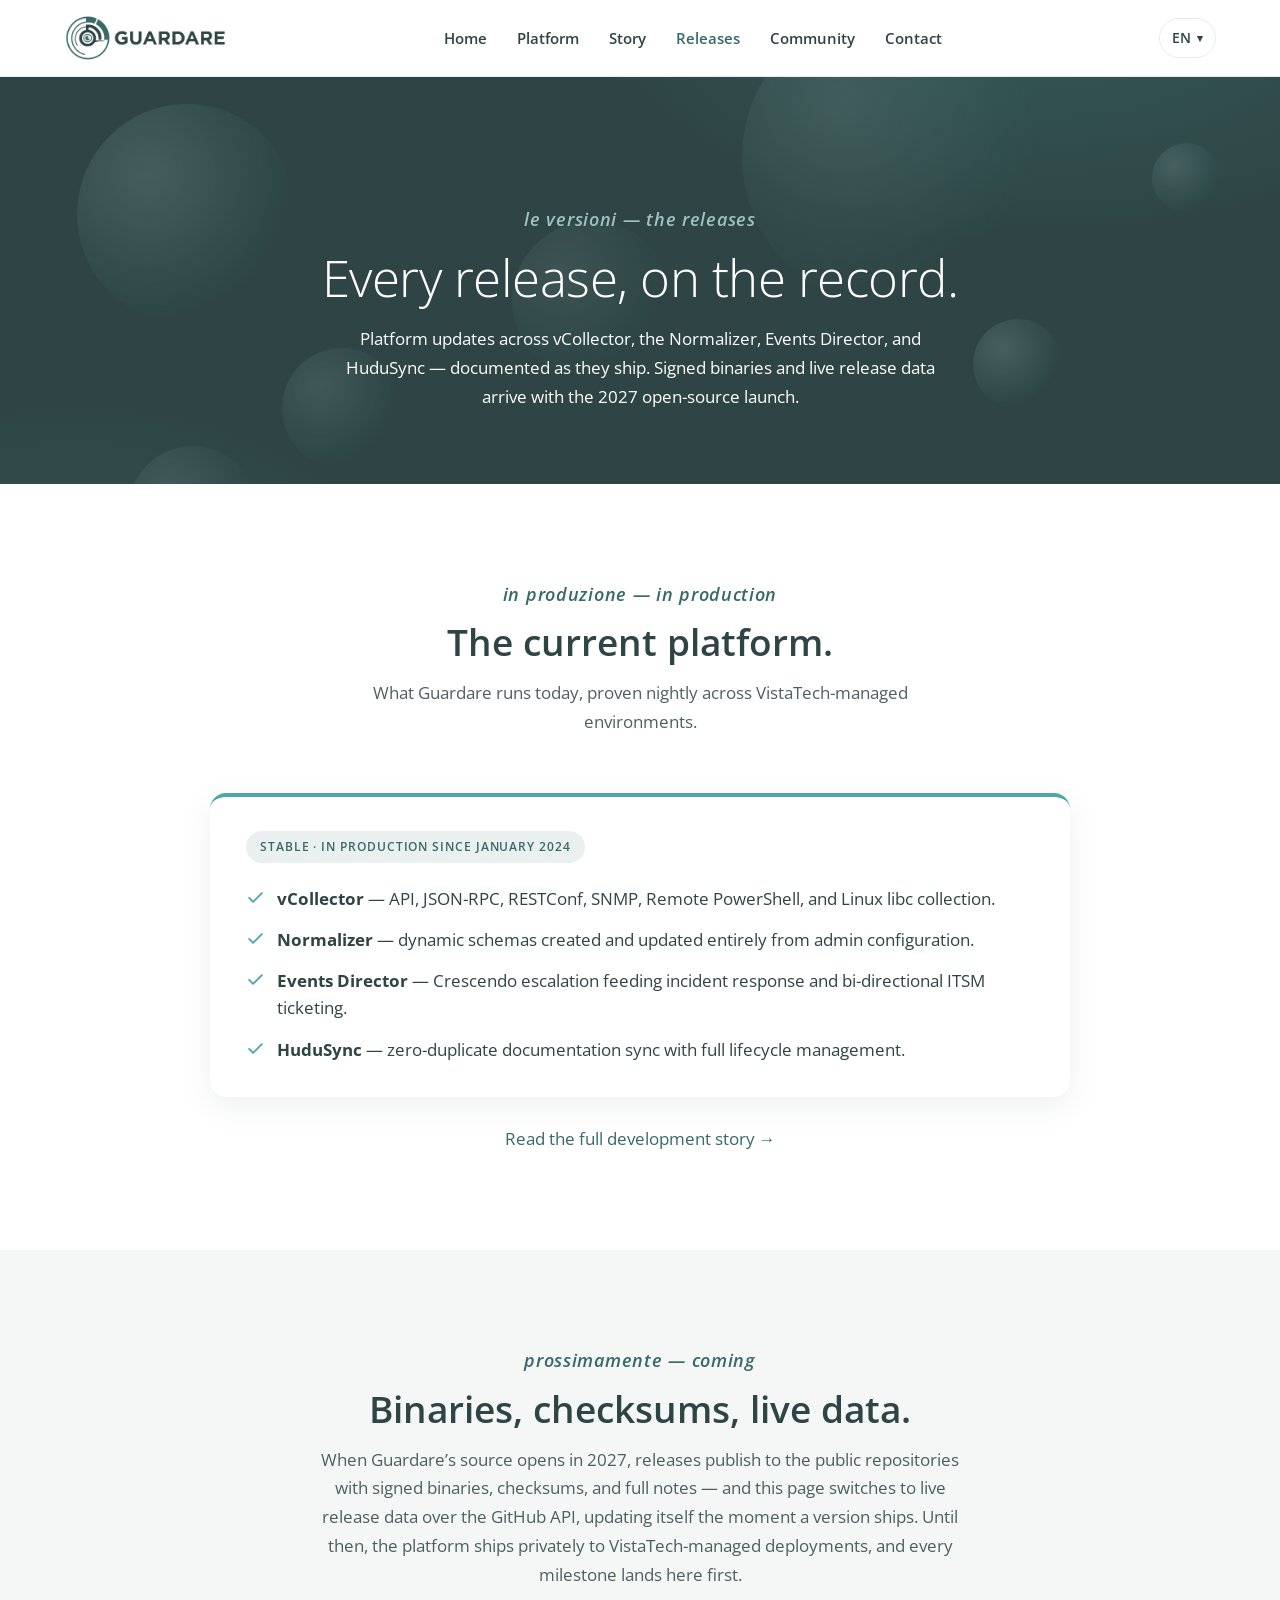
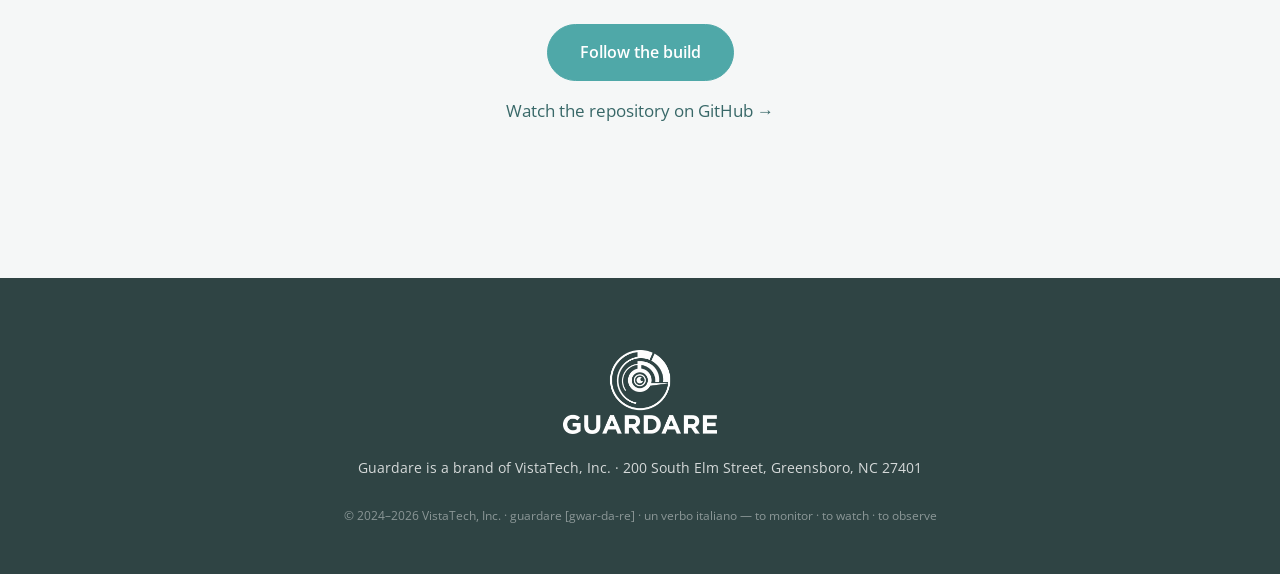
<file: releases.html>
<!DOCTYPE html>
<html lang="en">
<head>
<meta charset="UTF-8">
<meta name="viewport" content="width=device-width, initial-scale=1.0">
<title>Guardare — le versioni · Releases</title>
<meta name="description" content="Guardare platform releases: every milestone across vCollector, the Normalizer, Events Director, and HuduSync — documented as it ships.">
<link rel="canonical" href="https://guardare.io/releases">
<meta property="og:type" content="website">
<meta property="og:site_name" content="Guardare">
<meta property="og:title" content="Guardare — le versioni · Releases">
<meta property="og:description" content="Every Guardare release, on the record — from first commit to the 2027 open-source launch.">
<meta property="og:url" content="https://guardare.io/releases">
<meta property="og:image" content="https://guardare.io/og-image.png">
<meta property="og:image:width" content="1200">
<meta property="og:image:height" content="630">
<meta name="twitter:card" content="summary_large_image">
<meta name="twitter:title" content="Guardare — le versioni · Releases">
<meta name="twitter:description" content="Every Guardare release, on the record — from first commit to the 2027 open-source launch.">
<meta name="twitter:image" content="https://guardare.io/og-image.png">
<link rel="icon" type="image/png" href="[data-uri]">
<link rel="preconnect" href="https://fonts.googleapis.com">
<link rel="preconnect" href="https://fonts.gstatic.com" crossorigin>
<link href="https://fonts.googleapis.com/css2?family=Open+Sans:ital,wght@0,300;0,400;0,600;1,400;1,600&display=swap" rel="stylesheet">
<link rel="stylesheet" href="/site.css">
</head>
<body>
<header>
  <div class="container nav">
    <a class="logo" href="/" aria-label="Guardare home"><img src="[data-uri]" alt="Guardare"></a>
    <ul>
      <li><a href="/" data-i18n="nav.home">Home</a></li>
      <li><a href="/architecture" data-i18n="nav.platform">Platform</a></li>
      <li><a href="/story" data-i18n="nav.story">Story</a></li>
      <li><a href="/releases" class="active" data-i18n="nav.releases">Releases</a></li>
      <li><a href="/community" data-i18n="nav.community">Community</a></li>
      <li><a href="/#contact" data-i18n="nav.contact">Contact</a></li>
    </ul>
    <div class="lang-switcher" data-lang-switcher></div>
  </div>
</header>
<section class="pagehead">
  <div class="bokeh" aria-hidden="true" data-plx="0.28"><i></i><i></i><i></i><i></i><i></i><i></i><i></i></div>
    <div class="container">
    <div class="eyebrow">le versioni — the releases</div>
    <h1 data-i18n="rel.h1">Every release, on the record.</h1>
    <p class="sub" data-i18n="rel.sub">Platform updates across vCollector, the Normalizer, Events Director, and HuduSync — documented as they ship. Signed binaries and live release data arrive with the 2027 open-source launch.</p>
  </div>
</section>
<section id="current">
  <div class="container">
    <div class="section-head">
      <div class="eyebrow">in produzione — in production</div>
      <h2 data-i18n="rel.cur.h2">The current platform.</h2>
      <p class="lead" data-i18n="rel.cur.lead">What Guardare runs today, proven nightly across VistaTech-managed environments.</p>
    </div>
    <div class="rel-feature">
      <span class="rel-status" data-i18n="rel.status">Stable · In production since January 2024</span>
      <ul class="rel-list">
        <li><svg viewBox="0 0 24 24"><path d="M4 12.5l5 5L20 6.5"/></svg><span><strong>vCollector</strong> <span data-i18n="rel.cur.1">— API, JSON-RPC, RESTConf, SNMP, Remote PowerShell, and Linux libc collection.</span></span></li>
        <li><svg viewBox="0 0 24 24"><path d="M4 12.5l5 5L20 6.5"/></svg><span><strong>Normalizer</strong> <span data-i18n="rel.cur.2">— dynamic schemas created and updated entirely from admin configuration.</span></span></li>
        <li><svg viewBox="0 0 24 24"><path d="M4 12.5l5 5L20 6.5"/></svg><span><strong>Events Director</strong> <span data-i18n="rel.cur.3">— Crescendo escalation feeding incident response and bi-directional ITSM ticketing.</span></span></li>
        <li><svg viewBox="0 0 24 24"><path d="M4 12.5l5 5L20 6.5"/></svg><span><strong>HuduSync</strong> <span data-i18n="rel.cur.4">— zero-duplicate documentation sync with full lifecycle management.</span></span></li>
      </ul>
    </div>
    <p class="center" style="margin-top:28px"><a href="/story" data-i18n="rel.storylink">Read the full development story →</a></p>
  </div>
</section>

<section id="coming" class="mist">
  <div class="container">
    <div class="section-head">
      <div class="eyebrow">prossimamente — coming</div>
      <h2 data-i18n="rel.coming.h2">Binaries, checksums, live data.</h2>
      <p class="lead" data-i18n="rel.coming.lead">When Guardare's source opens in 2027, releases publish to the public repositories with signed binaries, checksums, and full notes — and this page switches to live release data over the GitHub API, updating itself the moment a version ships. Until then, the platform ships privately to VistaTech-managed deployments, and every milestone lands here first.</p>
      <p class="center" style="margin-top:34px"><a class="pill" style="background:var(--teal-bright);border-color:var(--teal-bright)" href="/community" data-i18n="rel.followbuild">Follow the build</a></p>
      <p class="center" style="margin-top:16px"><a href="https://github.com/mikecotrone/guardareWebSite" target="_blank" rel="noopener" data-i18n="rel.watchrepo">Watch the repository on GitHub →</a></p>
    </div>
  </div>
</section>

<footer>
  <div class="container">
    <img src="[data-uri]" alt="Guardare">
    <p class="fine">Guardare is a brand of VistaTech, Inc. · 200 South Elm Street, Greensboro, NC 27401</p>
    <p class="legal">© 2024–2026 VistaTech, Inc. · guardare [gwar-da-re] · un verbo italiano — to monitor · to watch · to observe</p>
  </div>
</footer>
<script src="/site.js"></script>
<script src="/i18n.js"></script>
</body>
</html>
</file>
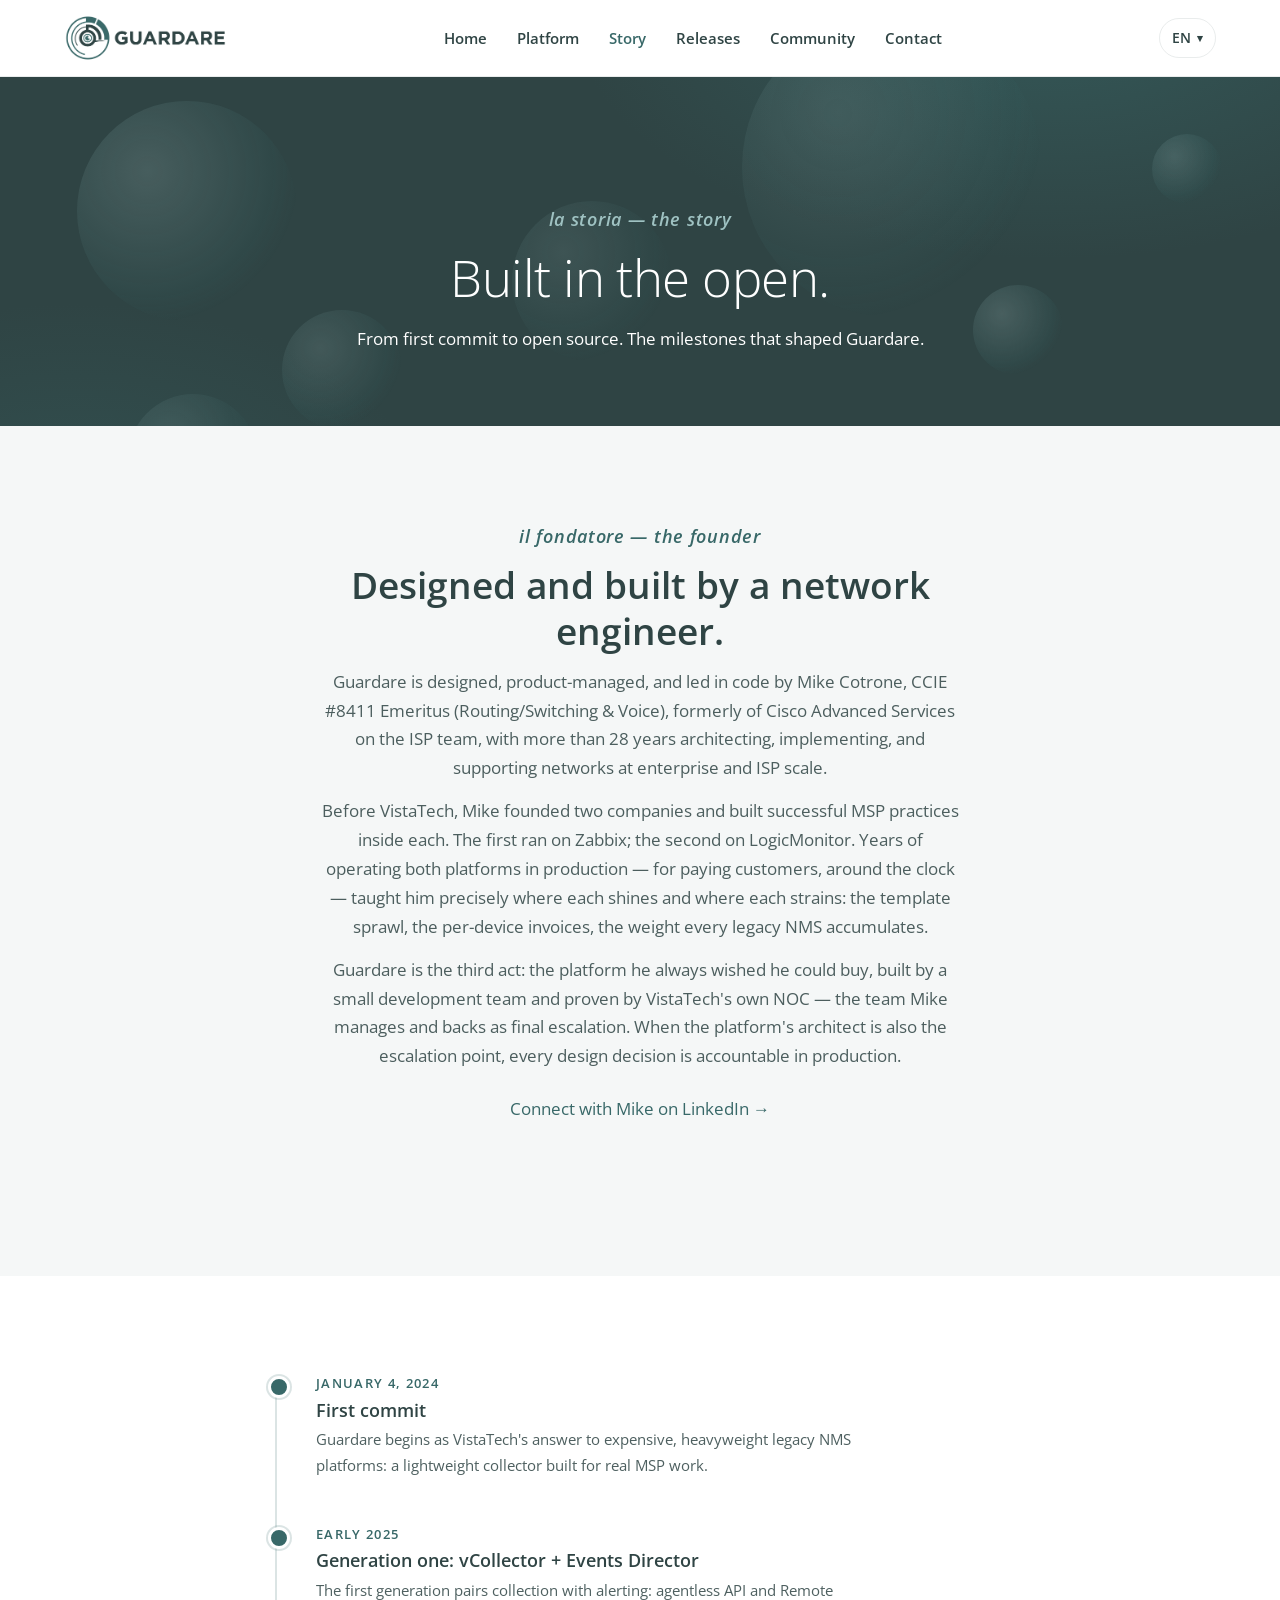
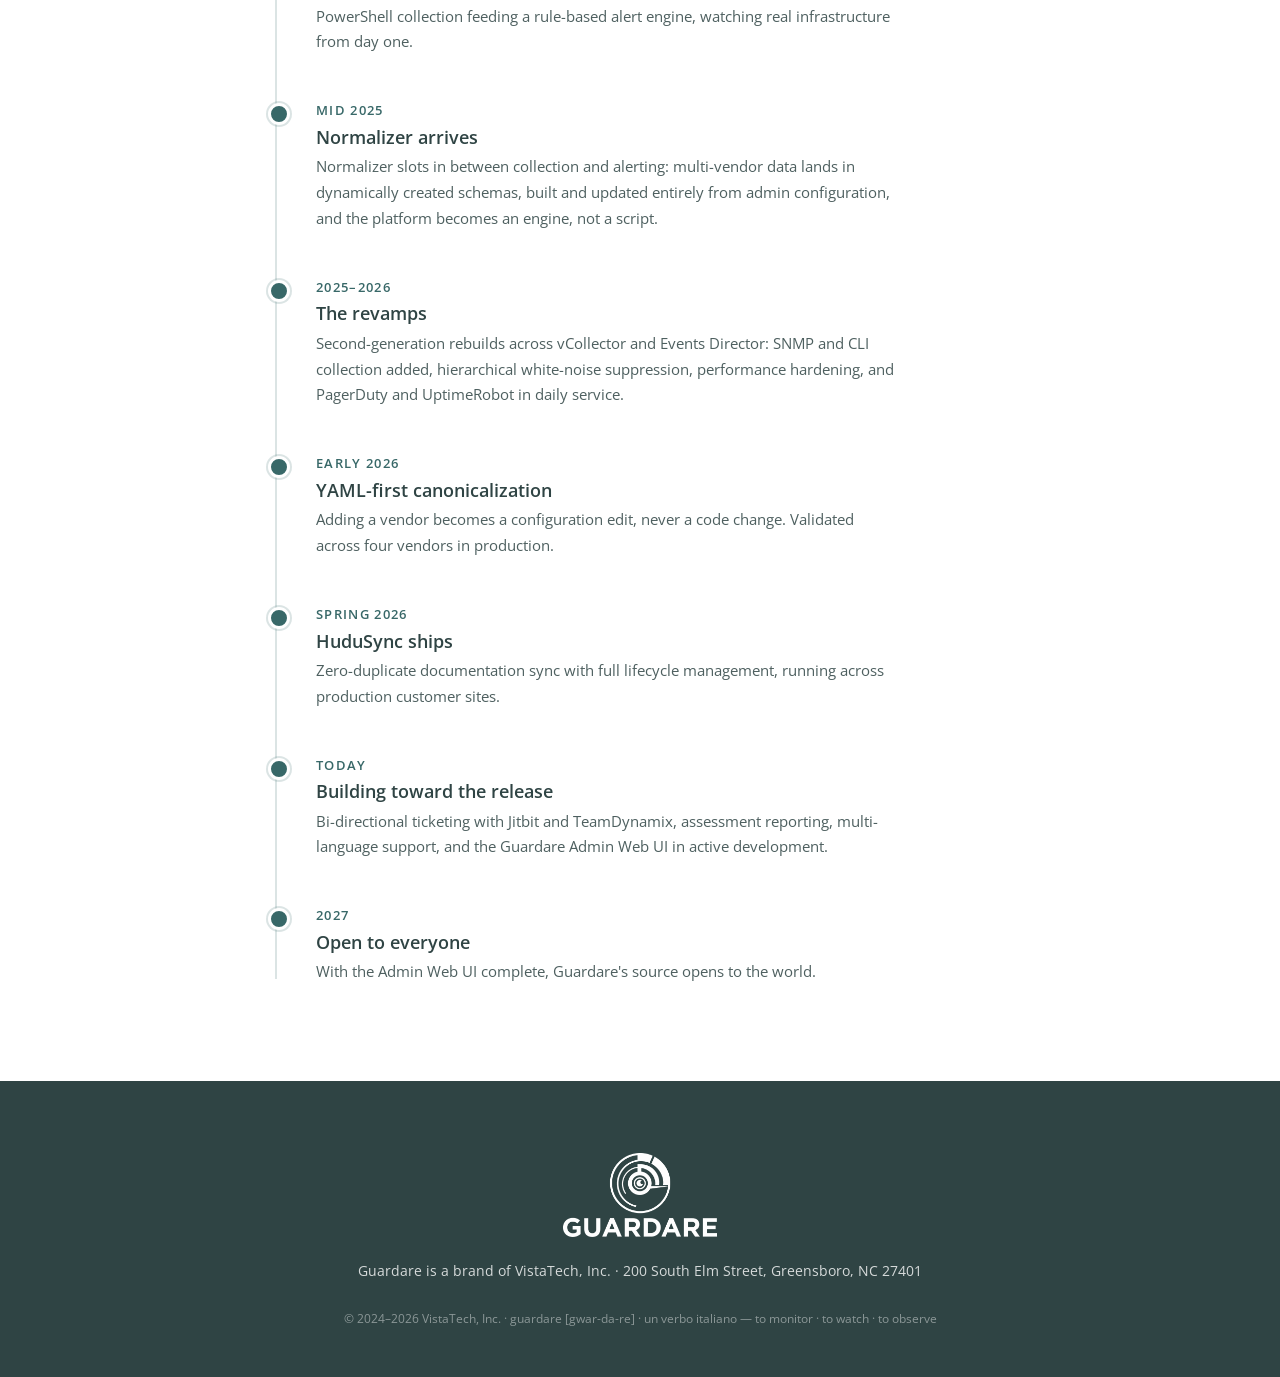
<file: story.html>
<!DOCTYPE html>
<html lang="en">
<head>
<meta charset="UTF-8">
<meta name="viewport" content="width=device-width, initial-scale=1.0">
<title>Guardare — la storia · Built in the Open</title>
<meta name="description" content="The Guardare development story: first commit January 4, 2024, through open source in 2027.">
<link rel="canonical" href="https://guardare.io/story">
<meta property="og:type" content="website">
<meta property="og:site_name" content="Guardare">
<meta property="og:title" content="Guardare — la storia · Built in the Open">
<meta property="og:description" content="From first commit in January 2024 to open source in 2027. The milestones that shaped Guardare.">
<meta property="og:url" content="https://guardare.io/story">
<meta property="og:image" content="https://guardare.io/og-image.png">
<meta property="og:image:width" content="1200">
<meta property="og:image:height" content="630">
<meta name="twitter:card" content="summary_large_image">
<meta name="twitter:title" content="Guardare — la storia · Built in the Open">
<meta name="twitter:description" content="From first commit in January 2024 to open source in 2027. The milestones that shaped Guardare.">
<meta name="twitter:image" content="https://guardare.io/og-image.png">
<link rel="icon" type="image/png" href="[data-uri]">
<link rel="preconnect" href="https://fonts.googleapis.com">
<link rel="preconnect" href="https://fonts.gstatic.com" crossorigin>
<link href="https://fonts.googleapis.com/css2?family=Open+Sans:ital,wght@0,300;0,400;0,600;1,400;1,600&display=swap" rel="stylesheet">
<link rel="stylesheet" href="/site.css">
</head>
<body>
<header>
  <div class="container nav">
    <a class="logo" href="/" aria-label="Guardare home"><img src="[data-uri]" alt="Guardare"></a>
    <ul>
      <li><a href="/" data-i18n="nav.home">Home</a></li>
      <li><a href="/architecture" data-i18n="nav.platform">Platform</a></li>
      <li><a href="/story" class="active" data-i18n="nav.story">Story</a></li>
      <li><a href="/releases" data-i18n="nav.releases">Releases</a></li>
      <li><a href="/community" data-i18n="nav.community">Community</a></li>
      <li><a href="/#contact" data-i18n="nav.contact">Contact</a></li>
    </ul>
    <div class="lang-switcher" data-lang-switcher></div>
  </div>
</header>
<section class="pagehead">
  <div class="bokeh" aria-hidden="true" data-plx="0.28"><i></i><i></i><i></i><i></i><i></i><i></i><i></i></div>
    <div class="container">
    <div class="eyebrow">la storia — the story</div>
    <h1 data-i18n="story.h1">Built in the open.</h1>
    <p class="sub" data-i18n="story.sub">From first commit to open source. The milestones that shaped Guardare.</p>
  </div>
</section>
<section id="founder" class="mist">
  <div class="container">
    <div class="section-head">
      <div class="eyebrow">il fondatore — the founder</div>
      <h2 data-i18n="story.founder.h2">Designed and built by a network engineer.</h2>
      <p class="lead" data-i18n="story.founder.p1">Guardare is designed, product-managed, and led in code by Mike Cotrone, CCIE #8411 Emeritus (Routing/Switching &amp; Voice), formerly of Cisco Advanced Services on the ISP team, with more than 28 years architecting, implementing, and supporting networks at enterprise and ISP scale.</p>
      <p class="lead" data-i18n="story.founder.p2">Before VistaTech, Mike founded two companies and built successful MSP practices inside each. The first ran on Zabbix; the second on LogicMonitor. Years of operating both platforms in production — for paying customers, around the clock — taught him precisely where each shines and where each strains: the template sprawl, the per-device invoices, the weight every legacy NMS accumulates.</p>
      <p class="lead" data-i18n="story.founder.p3">Guardare is the third act: the platform he always wished he could buy, built by a small development team and proven by VistaTech's own NOC — the team Mike manages and backs as final escalation. When the platform's architect is also the escalation point, every design decision is accountable in production.</p>
      <p class="center" style="margin-top:24px"><a href="https://www.linkedin.com/in/mikecotrone/" target="_blank" rel="noopener" data-i18n="story.founder.link">Connect with Mike on LinkedIn →</a></p>
    </div>
  </div>
</section>

<section id="timeline">
  <div class="container">
    <div class="timeline">
      <div class="tl-item">
        <div class="tl-date" data-i18n="story.tl.d1">January 4, 2024</div>
        <h3 data-i18n="story.tl.h1">First commit</h3>
        <p data-i18n="story.tl.p1">Guardare begins as VistaTech's answer to expensive, heavyweight legacy NMS platforms: a lightweight collector built for real MSP work.</p>
      </div>
      <div class="tl-item">
        <div class="tl-date" data-i18n="story.tl.d2">Early 2025</div>
        <h3 data-i18n="story.tl.h2">Generation one: vCollector + Events Director</h3>
        <p data-i18n="story.tl.p2">The first generation pairs collection with alerting: agentless API and Remote PowerShell collection feeding a rule-based alert engine, watching real infrastructure from day one.</p>
      </div>
      <div class="tl-item">
        <div class="tl-date" data-i18n="story.tl.d3">Mid 2025</div>
        <h3 data-i18n="story.tl.h3">Normalizer arrives</h3>
        <p data-i18n="story.tl.p3">Normalizer slots in between collection and alerting: multi-vendor data lands in dynamically created schemas, built and updated entirely from admin configuration, and the platform becomes an engine, not a script.</p>
      </div>
      <div class="tl-item">
        <div class="tl-date" data-i18n="story.tl.d4">2025–2026</div>
        <h3 data-i18n="story.tl.h4">The revamps</h3>
        <p data-i18n="story.tl.p4">Second-generation rebuilds across vCollector and Events Director: SNMP and CLI collection added, hierarchical white-noise suppression, performance hardening, and PagerDuty and UptimeRobot in daily service.</p>
      </div>
      <div class="tl-item">
        <div class="tl-date" data-i18n="story.tl.d5">Early 2026</div>
        <h3 data-i18n="story.tl.h5">YAML-first canonicalization</h3>
        <p data-i18n="story.tl.p5">Adding a vendor becomes a configuration edit, never a code change. Validated across four vendors in production.</p>
      </div>
      <div class="tl-item">
        <div class="tl-date" data-i18n="story.tl.d6">Spring 2026</div>
        <h3 data-i18n="story.tl.h6">HuduSync ships</h3>
        <p data-i18n="story.tl.p6">Zero-duplicate documentation sync with full lifecycle management, running across production customer sites.</p>
      </div>
      <div class="tl-item">
        <div class="tl-date" data-i18n="story.tl.d7">Today</div>
        <h3 data-i18n="story.tl.h7">Building toward the release</h3>
        <p data-i18n="story.tl.p7">Bi-directional ticketing with Jitbit and TeamDynamix, assessment reporting, multi-language support, and the Guardare Admin Web UI in active development.</p>
      </div>
      <div class="tl-item">
        <div class="tl-date" data-i18n="story.tl.d8">2027</div>
        <h3 data-i18n="story.tl.h8">Open to everyone</h3>
        <p data-i18n="story.tl.p8">With the Admin Web UI complete, Guardare's source opens to the world.</p>
      </div>
    </div>
  </div>
</section>
<footer>
  <div class="container">
    <img src="[data-uri]" alt="Guardare">
    <p class="fine">Guardare is a brand of VistaTech, Inc. · 200 South Elm Street, Greensboro, NC 27401</p>
    <p class="legal">© 2024–2026 VistaTech, Inc. · guardare [gwar-da-re] · un verbo italiano — to monitor · to watch · to observe</p>
  </div>
</footer>
<script src="/site.js"></script>
<script src="/i18n.js"></script>
</body>
</html>
</file>
<file: site.css>
:root{
    --ink:#2F4444;        /* primary dark slate-teal */
    --teal:#386868;       /* accent teal */
    --teal-10:rgba(56,104,104,.10);
    --teal-bright:#4FA8A8;
    --teal-18:rgba(56,104,104,.18);
    --paper:#FFFFFF;
    --mist:#F5F7F7;       /* soft gray */
    --line:rgba(47,68,68,.10);
    --shadow:0 10px 30px rgba(47,68,68,.08);
    --radius:16px;
    --radius-sm:12px;
  }
  *{margin:0;padding:0;box-sizing:border-box}
  html{scroll-behavior:smooth}
  body{font-family:'Open Sans',-apple-system,Segoe UI,Roboto,sans-serif;font-weight:400;color:var(--ink);background:var(--paper);line-height:1.7;font-size:17px}
  h1,h2,h3,h4{line-height:1.25}
  h1{font-weight:300;font-size:clamp(2.6rem,6vw,4.2rem);letter-spacing:-.01em}
  h2{font-weight:600;font-size:clamp(1.7rem,3.4vw,2.3rem)}
  h3{font-weight:600;font-size:1.12rem}
  p{font-weight:400}
  a{color:var(--teal);text-decoration:none}
  img{max-width:100%;display:block}
  .container{max-width:1200px;margin:0 auto;padding:0 24px}
  section{padding:96px 0}
  .eyebrow{font-style:italic;font-weight:600;color:var(--teal);font-size:1.1rem;letter-spacing:.04em;margin-bottom:10px}
  .lead{max-width:640px;margin:14px auto 0;color:var(--ink);opacity:.85}
  .center{text-align:center}
  .pill{display:inline-block;background:var(--teal);color:#fff;font-weight:600;font-size:.98rem;padding:14px 32px;border-radius:999px;transition:background .25s ease, transform .25s ease;border:1.5px solid var(--teal)}
  .pill:hover{background:var(--ink);border-color:var(--ink);transform:translateY(-1px)}
  .pill.ghost{background:transparent;color:#fff;border-color:rgba(255,255,255,.55)}
  .pill.ghost:hover{background:rgba(255,255,255,.12);transform:translateY(-1px)}
  .grid{display:grid;gap:24px}
  .cols-2{grid-template-columns:repeat(2,1fr)}
  .cols-3{grid-template-columns:repeat(3,1fr)}
  .cols-4{grid-template-columns:repeat(4,1fr)}
  .card{background:var(--paper);border-radius:var(--radius);box-shadow:var(--shadow);padding:32px 28px;display:flex;flex-direction:column;height:100%}
  .card p{font-size:.95rem;opacity:.85}
  .tile{width:56px;height:56px;border-radius:var(--radius-sm);background:var(--teal-10);display:flex;align-items:center;justify-content:center;margin-bottom:18px;flex:0 0 auto}
  .tile svg{width:26px;height:26px;stroke:var(--teal);fill:none;stroke-width:1.6;stroke-linecap:round;stroke-linejoin:round}
  .card h3{margin-bottom:8px}

  /* Header */
  header{position:sticky;top:0;z-index:50;background:rgba(255,255,255,.92);backdrop-filter:blur(10px);border-bottom:1px solid var(--line)}
  .nav{display:flex;align-items:center;justify-content:space-between;height:76px;gap:24px}
  .nav .logo{flex:0 0 auto;display:flex;align-items:center}
  .nav .logo img{height:50px;width:auto;max-width:none;aspect-ratio:auto}
  .nav ul{display:flex;gap:30px;list-style:none;align-items:center}
  .nav ul a{color:var(--ink);font-weight:600;font-size:.95rem}
  .nav ul a:hover{color:var(--teal)}
  .nav ul a.pill{color:#fff}
  .nav ul a.pill:hover{color:#fff}
  .nav .pill{padding:11px 24px;font-size:.9rem}

  /* Hero */
  .hero{position:relative;overflow:hidden;background:
    radial-gradient(900px 500px at 80% -10%, rgba(56,104,104,.55), transparent 60%),
    radial-gradient(700px 460px at 8% 110%, rgba(56,104,104,.35), transparent 60%),
    var(--ink);
    color:#fff;padding:150px 0 160px;text-align:center}
  .hero .eyebrow{color:#9FC2C2}
  .hero p.sub{max-width:620px;margin:20px auto 38px;color:rgba(255,255,255,.85);font-weight:300;font-size:1.15rem}
  .hero .actions{display:flex;gap:16px;justify-content:center;flex-wrap:wrap}
  .pulse{position:absolute;inset:0;pointer-events:none}
  .pulse span{position:absolute;left:50%;top:58%;width:46vmin;height:46vmin;border:1.5px solid rgba(159,194,194,.28);border-radius:50%;transform:translate(-50%,-50%) scale(.45);opacity:0;animation:ring 7s linear infinite}
  .pulse span:nth-child(2){animation-delay:2.33s}
  .pulse span:nth-child(3){animation-delay:4.66s}
  @keyframes ring{0%{transform:translate(-50%,-50%) scale(.45);opacity:0}12%{opacity:.85}100%{transform:translate(-50%,-50%) scale(2.1);opacity:0}}
  @media (prefers-reduced-motion: reduce){.pulse{display:none}}

  /* Alternating sections */
  .mist{background:var(--mist)}
  .section-head{max-width:680px;margin:0 auto 56px;text-align:center}

  /* Is / Is not */
  .split{align-items:stretch}
  .split .card ul{list-style:none;margin-top:6px}
  .split .card li{display:flex;gap:12px;align-items:flex-start;padding:9px 0;font-size:.97rem}
  .split .card li svg{flex:0 0 auto;width:20px;height:20px;margin-top:4px}
  .ok svg{stroke:var(--teal);fill:none;stroke-width:2;stroke-linecap:round;stroke-linejoin:round}
  .no svg{stroke:#B0BCBC;fill:none;stroke-width:2;stroke-linecap:round}

  /* Flow diagram */
  .flow{border-top:1px solid var(--line);padding:56px 0 8px;margin-bottom:56px;display:flex;justify-content:center}
  .flow svg,.flow video{width:min(860px,100%);height:auto;display:block}

  /* Timeline */
  .timeline{max-width:760px;margin:0 auto;position:relative}
  .timeline::before{content:"";position:absolute;left:15px;top:6px;bottom:6px;width:2px;background:var(--teal-18)}
  .tl-item{position:relative;padding:0 0 44px 56px}
  .tl-item:last-child{padding-bottom:0}
  .tl-item::before{content:"";position:absolute;left:8px;top:4px;width:16px;height:16px;border-radius:50%;background:var(--teal);border:3px solid #fff;box-shadow:0 0 0 2px var(--teal-18)}
  .tl-date{font-weight:600;color:var(--teal);font-size:.83rem;letter-spacing:.1em;text-transform:uppercase;margin-bottom:4px}
  .tl-item h3{margin-bottom:6px}
  .tl-item p{font-size:.95rem;opacity:.85;max-width:580px}

  /* Quote band */
  .quote{background:#fff;text-align:center}
  .quote blockquote{max-width:820px;margin:0 auto;font-weight:300;font-size:clamp(1.3rem,2.6vw,1.7rem);line-height:1.55}
  .quote .mark{font-size:4rem;color:var(--teal);font-weight:600;line-height:1;display:block;margin-bottom:8px}
  .quote cite{display:block;margin-top:22px;font-style:normal;font-weight:600;font-size:.85rem;letter-spacing:.14em;color:var(--teal)}

  /* Contact */
  .contact-row .card{align-items:center;text-align:center}
  .contact-row .card p{font-size:.92rem}
  .contact-row .tile{margin-bottom:14px}

  /* Footer */
  footer{background:var(--ink);color:rgba(255,255,255,.8);text-align:center;padding:72px 0 48px}
  footer img{height:84px;width:auto;margin:0 auto 22px}
  footer .fine{font-size:.85rem;margin-top:6px}
  footer .legal{font-size:.78rem;opacity:.55;margin-top:26px}

  @media (max-width: 980px){
    .cols-4{grid-template-columns:repeat(2,1fr)}
    .cols-3{grid-template-columns:repeat(2,1fr)}
  }
  @media (max-width: 760px){
    section{padding:72px 0}
    .nav ul{gap:16px;overflow-x:auto;-webkit-overflow-scrolling:touch;scrollbar-width:none}
    .pagehead{padding:100px 0 48px}
    .pagehead p.sub{font-size:.98rem}
    .nav ul::-webkit-scrollbar{display:none}
    .nav ul a{font-size:.88rem;white-space:nowrap}
    .nav .pill{display:none}
    .nav .logo img{height:38px;width:auto;max-width:none}
    .cols-2,.cols-3,.cols-4{grid-template-columns:1fr}
    .hero{padding:110px 0 120px}
  }
  /* hero contrast */
  .hero p.sub{color:#fff;font-weight:400;opacity:1}
  .hero .actions .pill{background:var(--teal-bright);border-color:var(--teal-bright)}
  .hero .actions .pill:hover{background:#3E8C8C;border-color:#3E8C8C}
  .hero .pill.ghost{background:transparent;border-color:rgba(255,255,255,.78)}
  .hero .pill.ghost:hover{background:rgba(255,255,255,.14)}

  /* sub-page header band */
  .pagehead{background:
    radial-gradient(800px 420px at 82% -20%, rgba(56,104,104,.55), transparent 60%),
    radial-gradient(600px 380px at 6% 130%, rgba(56,104,104,.35), transparent 60%),
    var(--ink);
    color:#fff;text-align:center;padding:128px 0 72px}
  .pagehead .eyebrow{color:#9FC2C2}
  .pagehead h1{font-weight:300;font-size:clamp(2.2rem,4.6vw,3.2rem)}
  .pagehead p.sub{max-width:620px;margin:16px auto 0;color:#fff;font-weight:400}
  .nav ul a.active{color:var(--teal)}

  /* scroll reveal + timeline flow */
  html.js .card, html.js .section-head, html.js .tl-item{opacity:0;transform:translateY(16px);transition:opacity .55s ease,transform .55s ease}
  html.js .card.vis, html.js .section-head.vis, html.js .tl-item.vis{opacity:1;transform:none}
  html.js .timeline::before{transform:scaleY(0);transform-origin:top;transition:transform 1.6s ease .1s}
  html.js .timeline.vis::before{transform:scaleY(1)}
  @media (prefers-reduced-motion: reduce){
    html.js .card, html.js .section-head, html.js .tl-item{opacity:1;transform:none;transition:none}
    html.js .timeline::before{transform:none;transition:none}
  }

  /* community page */
  .cta-row{display:flex;gap:16px;justify-content:center;flex-wrap:wrap;margin-top:34px}
  .req-list{list-style:none;max-width:720px;margin:40px auto 0;text-align:left}
  .req-list li{background:var(--paper);border-radius:var(--radius-sm);box-shadow:var(--shadow);padding:16px 22px;margin-bottom:12px;display:flex;justify-content:space-between;gap:16px;align-items:center}
  .req-list a{font-weight:600}
  .req-list .meta{font-size:.82rem;opacity:.6;white-space:nowrap}

  /* community on-site form */
  .cform{max-width:680px;margin:48px auto 0;background:var(--paper);border-radius:var(--radius);box-shadow:var(--shadow);padding:36px;text-align:left}
  .cform label{font-weight:600;font-size:.9rem;display:block;margin:18px 0 6px}
  .cform input,.cform select,.cform textarea{width:100%;padding:12px 14px;border:1.5px solid rgba(47,68,68,.18);border-radius:10px;font:inherit;color:var(--ink);background:#fff}
  .cform input:focus,.cform select:focus,.cform textarea:focus{outline:none;border-color:var(--teal)}
  .cform textarea{min-height:150px;resize:vertical}
  .cform .pill{margin-top:22px;border:0;cursor:pointer;font:inherit}
  .cform .pill:disabled{opacity:.6;cursor:default}
  .cform .note{font-size:.84rem;opacity:.65;margin-top:10px}
  .cform .cf-turnstile{margin-top:20px}
  .cform{position:relative}
  .flow video,.flow svg{border-radius:18px}

  /* bokeh field (dark bands) */
  .hero,.pagehead{position:relative;overflow:hidden}
  .hero .container,.pagehead .container{position:relative;z-index:1}
  .bokeh{position:absolute;inset:-10% 0;pointer-events:none;will-change:transform}
  .bokeh i{position:absolute;border-radius:50%;
    background:radial-gradient(circle at 32% 32%, rgba(196,228,228,.5), rgba(79,168,168,.16) 58%, transparent 72%);
    animation:bokehDrift ease-in-out infinite alternate}
  .bokeh i:nth-child(1){width:220px;height:220px;left:6%;top:14%;animation-duration:26s;animation-delay:-4s;opacity:.32}
  .bokeh i:nth-child(2){width:120px;height:120px;left:22%;top:64%;animation-duration:21s;animation-delay:-11s;opacity:.26}
  .bokeh i:nth-child(3){width:300px;height:300px;left:58%;top:-6%;animation-duration:32s;animation-delay:-7s;opacity:.22}
  .bokeh i:nth-child(4){width:90px;height:90px;left:76%;top:58%;animation-duration:18s;animation-delay:-2s;opacity:.34}
  .bokeh i:nth-child(5){width:160px;height:160px;left:40%;top:38%;animation-duration:24s;animation-delay:-15s;opacity:.2}
  .bokeh i:nth-child(6){width:70px;height:70px;left:90%;top:22%;animation-duration:16s;animation-delay:-9s;opacity:.3}
  .bokeh i:nth-child(7){width:130px;height:130px;left:10%;top:84%;animation-duration:28s;animation-delay:-19s;opacity:.22}
  @keyframes bokehDrift{from{transform:translate3d(0,0,0) scale(1)}to{transform:translate3d(46px,-64px,0) scale(1.18)}}
  @media (max-width:760px){.bokeh i:nth-child(n+5){display:none}.bokeh i{opacity:.22}}
  @media (prefers-reduced-motion: reduce){.bokeh{display:none}}

  /* request list: type chips, heading, date meta */
  .req-head{max-width:720px;margin:48px auto 0;text-align:left;display:flex;align-items:baseline;justify-content:space-between;gap:12px}
  .req-head h3{font-size:1.05rem}
  .req-head span{font-size:.82rem;opacity:.78;white-space:nowrap}
  .req-list{margin-top:16px}
  .req-list .req-type{flex:0 0 auto;font-size:.68rem;font-weight:600;letter-spacing:.08em;text-transform:uppercase;padding:4px 10px;border-radius:999px;background:var(--teal-10);color:var(--teal)}
  .req-list .req-type.bug{background:#F7E9E7;color:#9A4634}
  .req-list a.title{flex:1}
  @media (max-width:760px){
    .req-list li{flex-wrap:wrap}
    .req-list .meta{margin-left:auto}
    .req-head{flex-direction:column;gap:2px}
  }

  /* request list: inset mist panel */
  .req-panel{max-width:780px;margin:48px auto 0;background:var(--mist);border-radius:var(--radius);padding:26px 26px 14px}
  .req-panel .req-head{max-width:none;margin:0 2px 16px}
  .req-panel .req-list{max-width:none;margin:0}
  @media (max-width:760px){.req-panel{padding:18px 14px 8px}}
  .req-head .gh-mark{width:20px;height:20px;vertical-align:-5px;fill:currentColor;margin-left:2px}
  .req-panel + .req-panel{margin-top:22px}
  .req-more{margin:14px 4px 4px;font-size:.88rem}
  .req-more a{font-weight:600}
  /* roadmap panel: scrollable list */
  #roadmap-panel .req-list{max-height:460px;overflow-y:auto;padding-right:8px;scrollbar-width:thin;scrollbar-color:rgba(47,68,68,.25) transparent}
  #roadmap-panel .req-list::-webkit-scrollbar{width:8px}
  #roadmap-panel .req-list::-webkit-scrollbar-track{background:transparent}
  #roadmap-panel .req-list::-webkit-scrollbar-thumb{background:rgba(47,68,68,.18);border-radius:8px}
  #roadmap-panel .req-list::-webkit-scrollbar-thumb:hover{background:rgba(47,68,68,.32)}

  /* releases page */
  .rel-feature{max-width:860px;margin:0 auto;background:#fff;border-radius:var(--radius);box-shadow:var(--shadow);padding:34px 36px;border-top:4px solid var(--teal-bright)}
  .rel-status{display:inline-block;font-size:.72rem;font-weight:600;letter-spacing:.08em;text-transform:uppercase;padding:6px 14px;border-radius:999px;background:var(--teal-10);color:var(--teal)}
  .rel-list{list-style:none;margin-top:22px;display:grid;gap:14px}
  .rel-list li{display:flex;gap:12px;align-items:flex-start;line-height:1.6}
  .rel-list svg{flex:0 0 auto;width:19px;height:19px;margin-top:3px;fill:none;stroke:var(--teal-bright);stroke-width:2.4;stroke-linecap:round;stroke-linejoin:round}
  .rel-feed{max-width:780px;margin:0 auto;display:flex;flex-direction:column;gap:18px}
  .rel-card{background:#fff;border-radius:var(--radius);box-shadow:var(--shadow);padding:24px 28px;border-left:3px solid var(--teal-bright)}
  .rel-card.upcoming{background:transparent;border:2px dashed rgba(56,104,104,.4);border-left:2px dashed rgba(56,104,104,.4);box-shadow:none}
  .rel-date{font-size:.74rem;font-weight:600;letter-spacing:.08em;text-transform:uppercase;color:var(--teal);opacity:.85}
  .rel-card h3{margin:8px 0 6px}
  .rel-tags{display:flex;gap:8px;flex-wrap:wrap;margin-top:14px}
  .rel-tag{font-size:.66rem;font-weight:600;letter-spacing:.08em;text-transform:uppercase;padding:4px 10px;border-radius:999px;background:var(--teal-10);color:var(--teal)}
  @media (max-width:760px){.rel-feature{padding:24px 18px}.rel-card{padding:20px 18px}}
  /* monitor section: five cards across on desktop */
  @media (min-width:981px){#monitor .cols-4{grid-template-columns:repeat(5,1fr)}}

  /* language switcher */
  .lang-switcher{position:relative;flex:0 0 auto}
  .lang-btn{display:inline-flex;align-items:center;gap:6px;background:transparent;border:1px solid var(--line);color:var(--ink);font:inherit;font-weight:600;font-size:.9rem;padding:7px 12px;border-radius:999px;cursor:pointer;transition:border-color .2s ease,color .2s ease}
  .lang-btn:hover{color:var(--teal);border-color:var(--teal)}
  .lang-caret{font-size:.7rem;line-height:1}
  .lang-switcher .lang-menu{display:block;overflow:visible;gap:0;position:absolute;right:0;top:calc(100% + 8px);min-width:172px;list-style:none;margin:0;padding:6px;background:#fff;border:1px solid var(--line);border-radius:12px;box-shadow:0 12px 30px rgba(0,0,0,.12);opacity:0;visibility:hidden;transform:translateY(-4px);transition:opacity .18s ease,transform .18s ease,visibility .18s;z-index:60}
  .lang-switcher.open .lang-menu{opacity:1;visibility:visible;transform:translateY(0)}
  .lang-menu a{display:block;padding:9px 12px;border-radius:8px;color:var(--ink);font-weight:600;font-size:.9rem;white-space:nowrap}
  .lang-menu a:hover{background:rgba(0,0,0,.04);color:var(--teal)}
  .lang-menu a[aria-current="true"]{color:var(--teal)}
.hero h1{text-wrap:balance}
</file>
